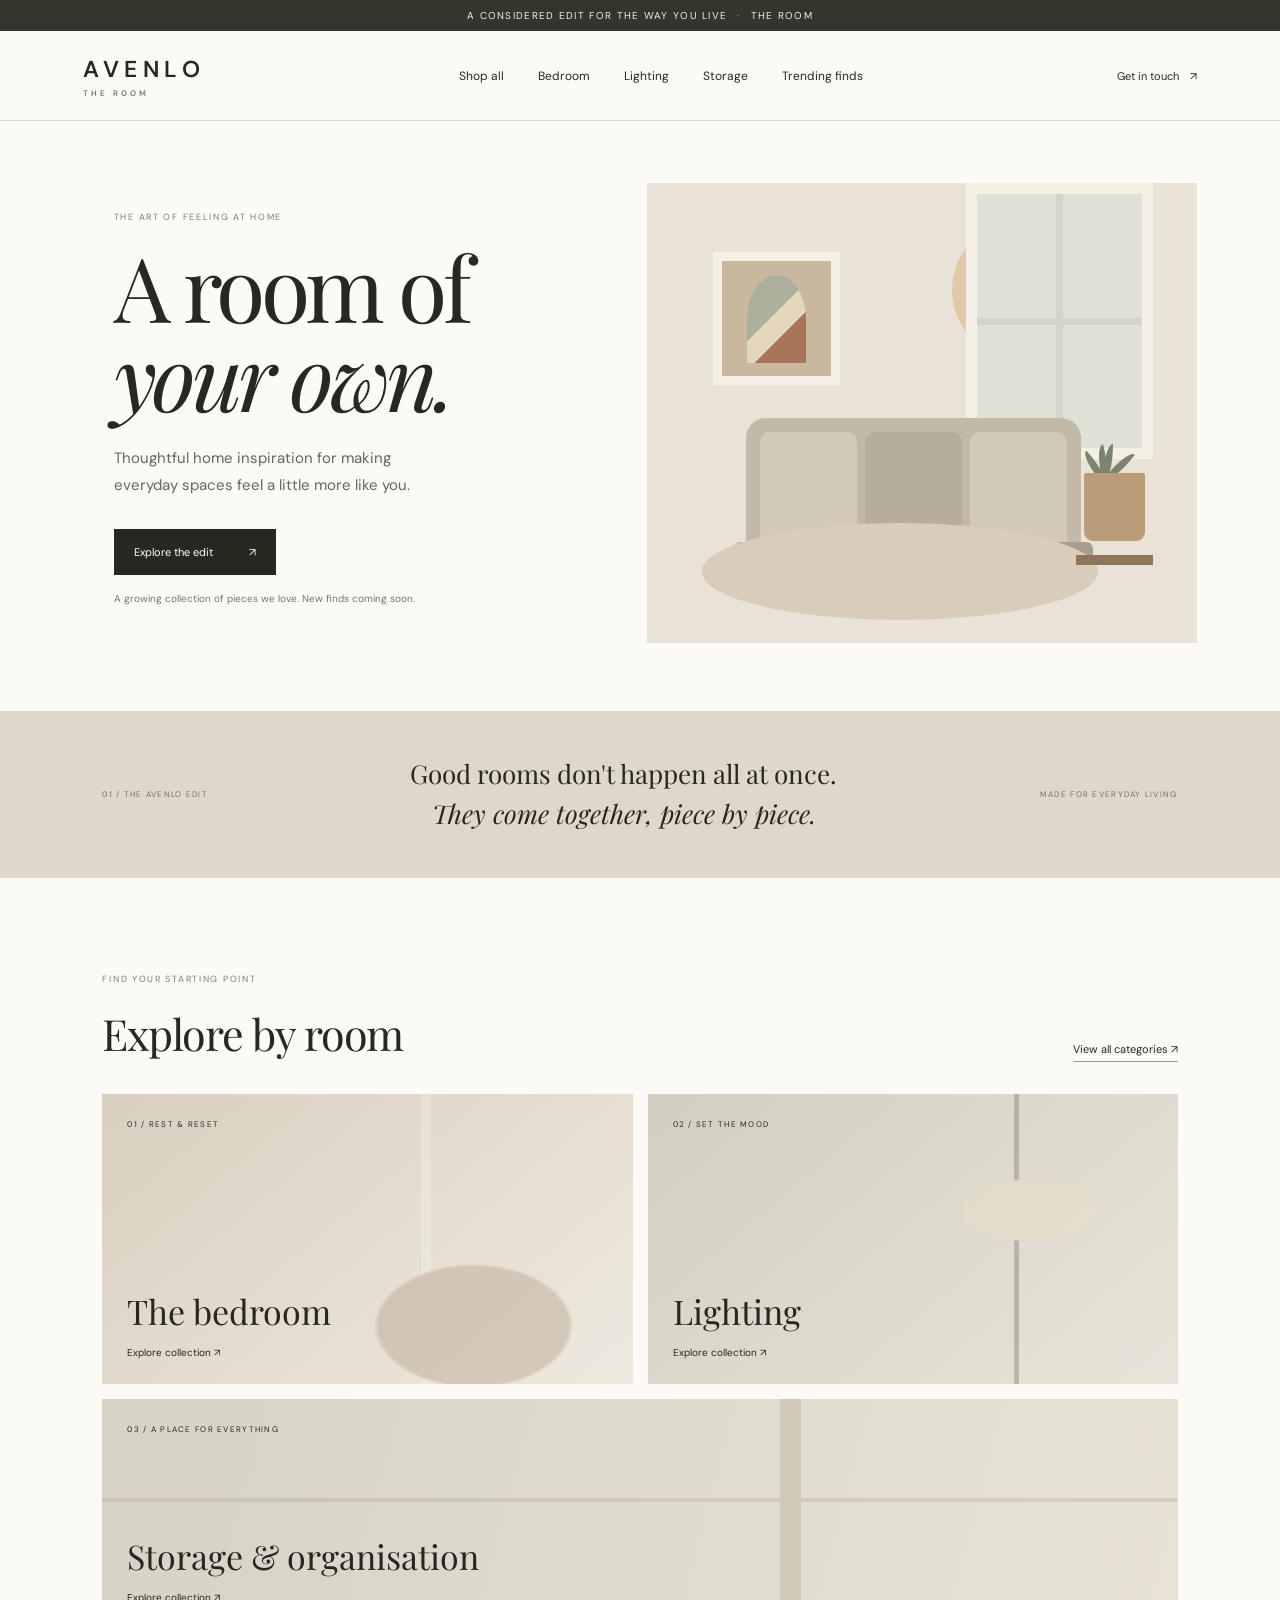
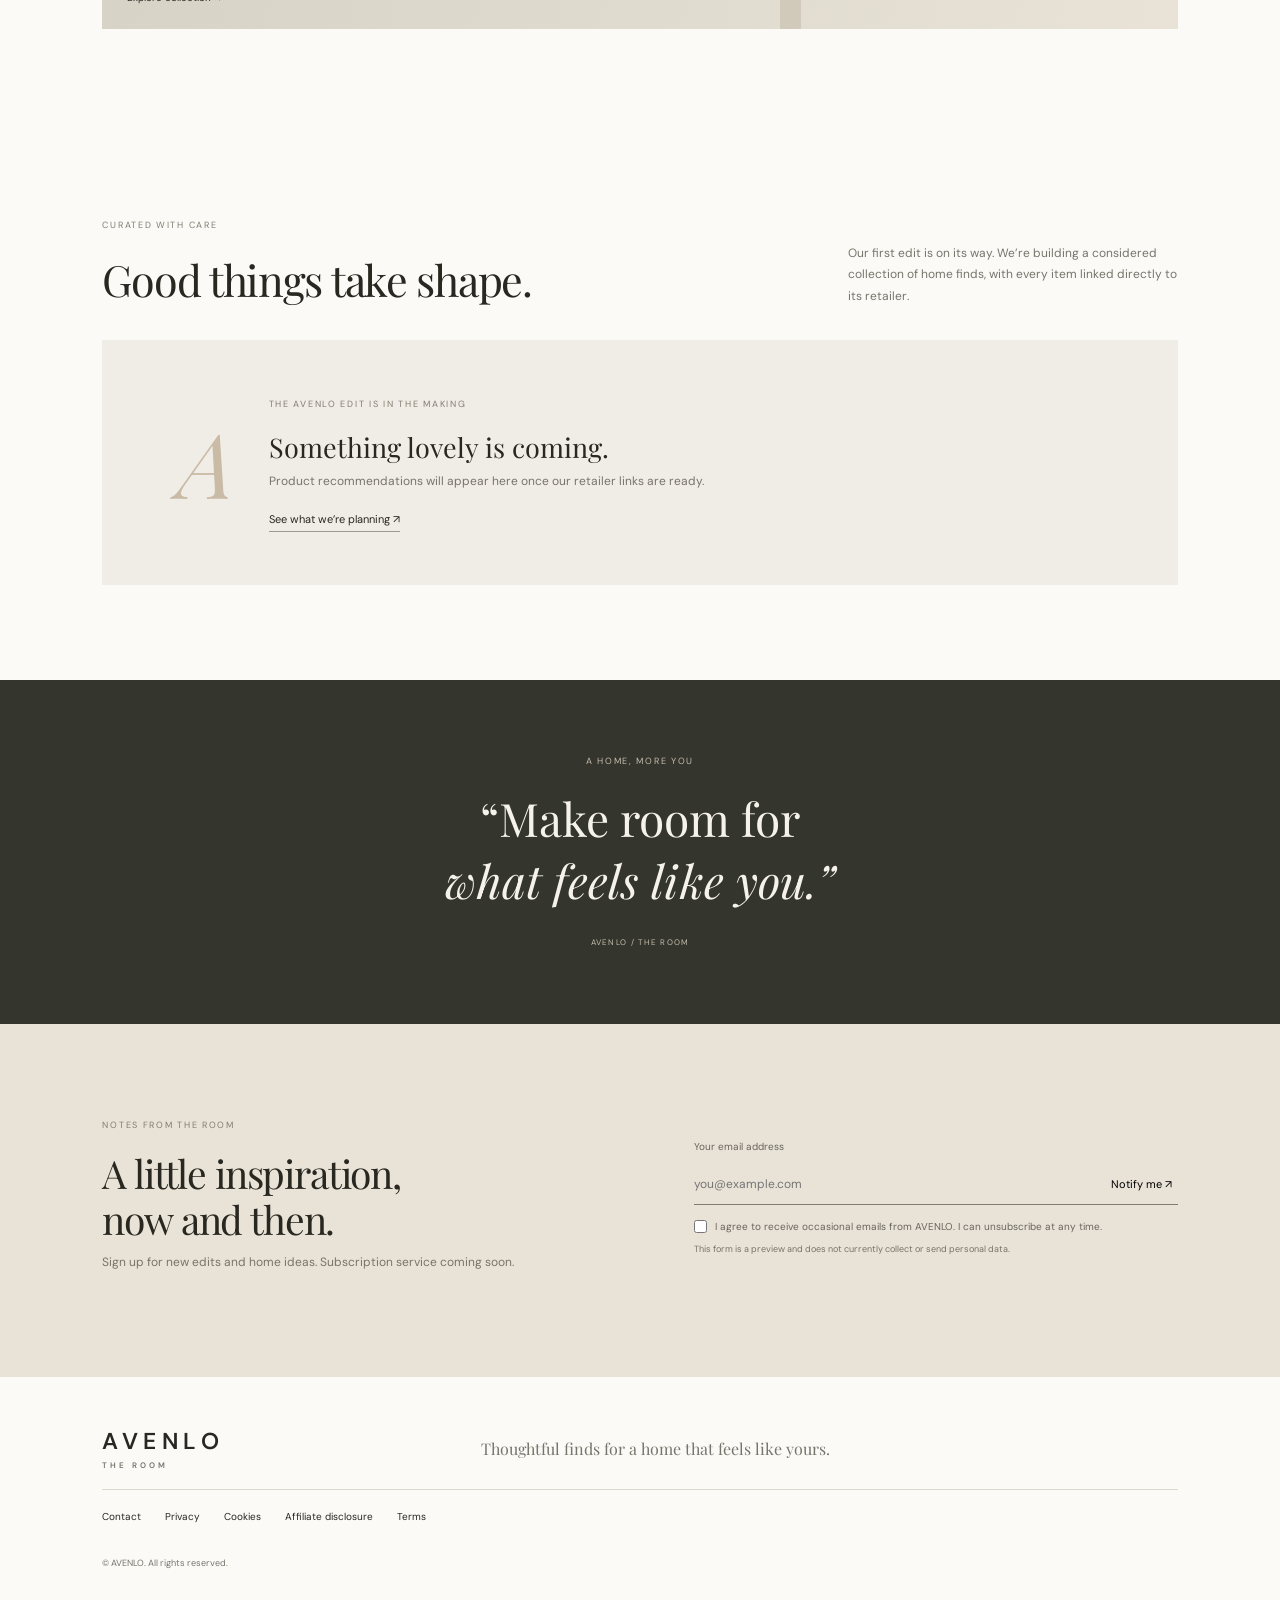
<file: index.html>
﻿<!doctype html>
<html lang="en-GB">
<head>
  <meta charset="utf-8"><meta name="viewport" content="width=device-width, initial-scale=1">
  <meta name="theme-color" content="#f5f2ec"><meta name="description" content="AVENLO &mdash; The Room. Discover thoughtful home inspiration, considered finds and ideas for every room.">
  <title>AVENLO &mdash; The Room</title><link rel="stylesheet" href="styles.css">
</head>
<body>
<div class="announcement">A considered edit for the way you live <span>&middot;</span> THE ROOM</div>
<header class="site-header"><a class="wordmark" href="index.html" aria-label="Avenlo home">AVENLO<span>THE ROOM</span></a><button class="menu-toggle" aria-expanded="false" aria-label="Open navigation">&#9776;</button><nav class="main-nav" aria-label="Main navigation"><a href="shop.html">Shop all</a><a href="bedroom.html">Bedroom</a><a href="lighting.html">Lighting</a><a href="storage.html">Storage</a><a href="trending.html">Trending finds</a></nav><a class="header-link" href="contact.html">Get in touch <span>&#8599;</span></a></header>
<main>
<section class="hero"><div class="hero-copy"><p class="eyebrow">THE ART OF FEELING AT HOME</p><h1>A room of<br><em>your own.</em></h1><p class="hero-intro">Thoughtful home inspiration for making everyday spaces feel a little more like you.</p><a class="button dark" href="shop.html">Explore the edit <span>&#8599;</span></a><p class="hero-note">A growing collection of pieces we love. New finds coming soon.</p></div><div class="hero-art" role="img" aria-label="Warm, sunlit neutral living room illustration"><div class="sun"></div><div class="wall-art"><span></span></div><div class="window"><i></i><i></i><i></i><i></i></div><div class="plant"><b></b><b></b><b></b><b></b><span></span></div><div class="sofa"><div></div><div></div><div></div></div><div class="side-table"><i></i><b></b></div><div class="rug"></div></div></section>
<section class="intro-band"><span>01 / THE AVENLO EDIT</span><p>Good rooms don't happen all at once.<br><em>They come together, piece by piece.</em></p><span>MADE FOR EVERYDAY LIVING</span></section>
<section class="section collection-section"><div class="section-heading"><div><p class="eyebrow">FIND YOUR STARTING POINT</p><h2>Explore by room</h2></div><a class="text-link" href="shop.html">View all categories &#8599;</a></div><div class="collections"><a class="collection bedroom" href="bedroom.html"><span>01 / REST & RESET</span><h3>The bedroom</h3><b>Explore collection &#8599;</b></a><a class="collection light" href="lighting.html"><span>02 / SET THE MOOD</span><h3>Lighting</h3><b>Explore collection &#8599;</b></a><a class="collection storage" href="storage.html"><span>03 / A PLACE FOR EVERYTHING</span><h3>Storage & organisation</h3><b>Explore collection &#8599;</b></a></div></section>
<section class="section edit-section"><div class="section-heading"><div><p class="eyebrow">CURATED WITH CARE</p><h2>Good things take shape.</h2></div><p class="heading-note">Our first edit is on its way. We&#8217;re building a considered collection of home finds, with every item linked directly to its retailer.</p></div><div class="empty-edit"><div class="empty-mark">A</div><div><p class="eyebrow">THE AVENLO EDIT IS IN THE MAKING</p><h3>Something lovely is coming.</h3><p>Product recommendations will appear here once our retailer links are ready.</p><a class="text-link" href="trending.html">See what we&#8217;re planning &#8599;</a></div></div></section>
<section class="quote-band"><p class="eyebrow">A HOME, MORE YOU</p><blockquote>&ldquo;Make room for<br><em>what feels like you.&rdquo;</em></blockquote><span>AVENLO / THE ROOM</span></section>
<section class="section newsletter"><div><p class="eyebrow">NOTES FROM THE ROOM</p><h2>A little inspiration,<br>now and then.</h2><p>Sign up for new edits and home ideas. Subscription service coming soon.</p></div><form class="newsletter-form" id="newsletter"><label for="email">Your email address</label><div><input id="email" type="email" required placeholder="you@example.com"><button type="submit">Notify me &#8599;</button></div><label class="consent"><input type="checkbox" required> I agree to receive occasional emails from AVENLO. I can unsubscribe at any time.</label><p class="form-note" aria-live="polite">This form is a preview and does not currently collect or send personal data.</p></form></section>
</main><footer class="footer"><a class="wordmark" href="index.html">AVENLO<span>THE ROOM</span></a><p>Thoughtful finds for a home that feels like yours.</p><div class="footer-links"><a href="contact.html">Contact</a><a href="privacy.html">Privacy</a><a href="cookies.html">Cookies</a><a href="affiliate-disclosure.html">Affiliate disclosure</a><a href="terms.html">Terms</a></div><small>&copy; <span id="year"></span> AVENLO. All rights reserved.</small></footer><script src="app.js"></script>
</body></html>
</file>
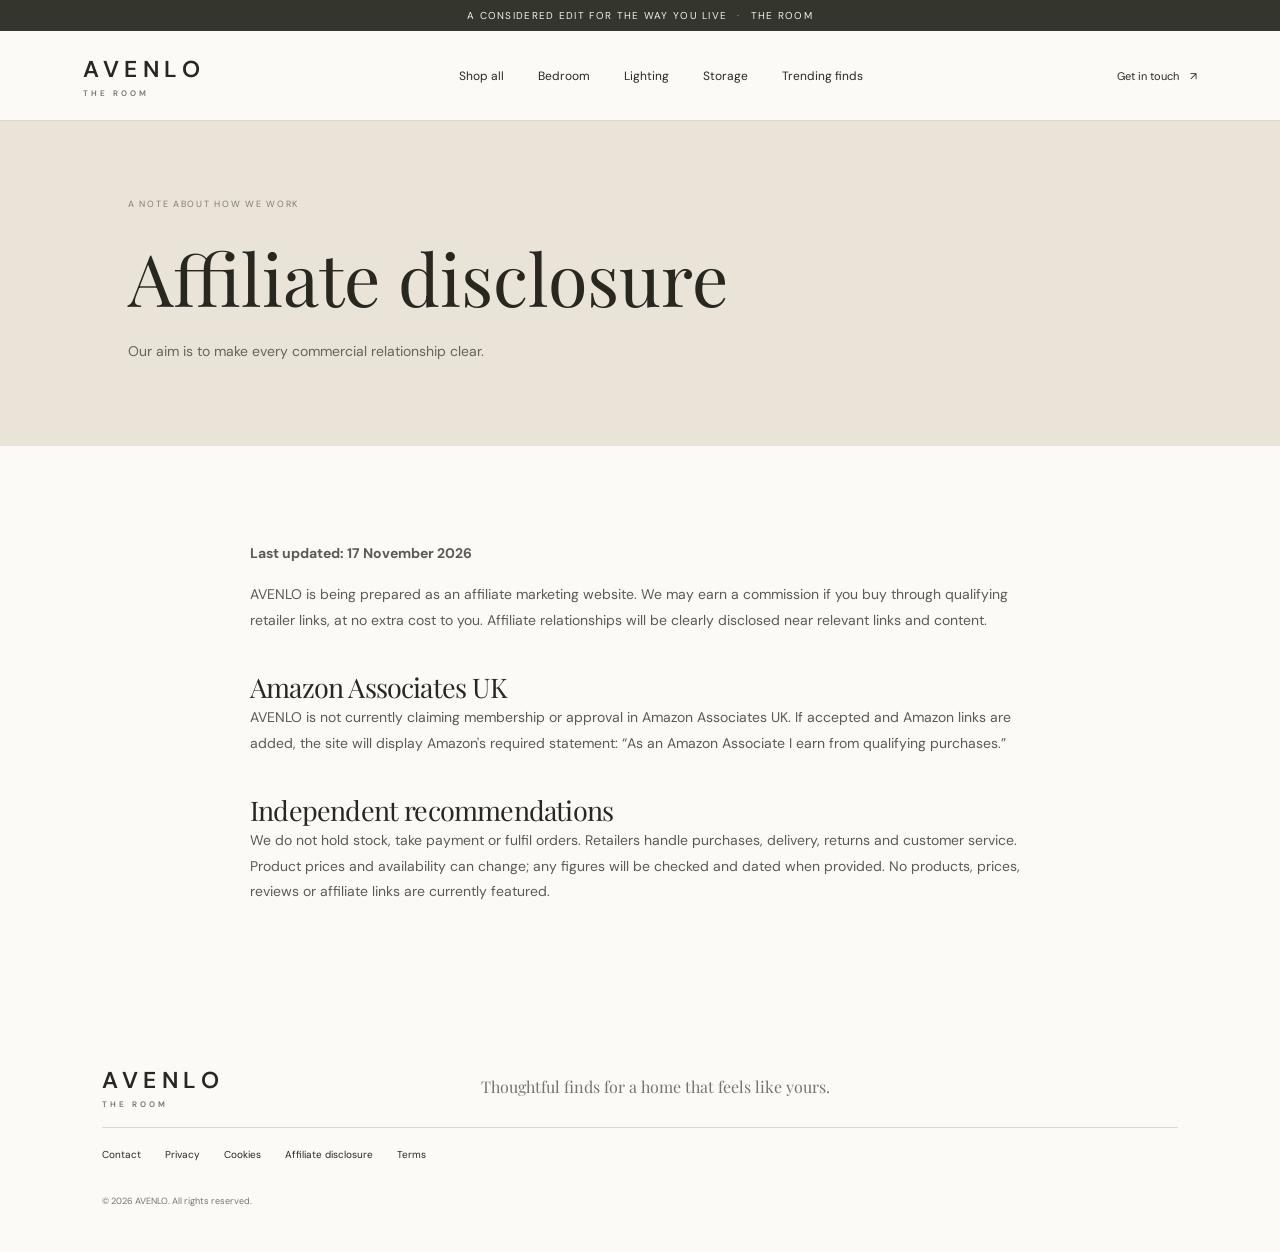
<file: affiliate-disclosure.html>
﻿<!doctype html><html lang="en-GB"><head><meta charset="utf-8"><meta name="viewport" content="width=device-width, initial-scale=1"><meta name="description" content="Our aim is to make every commercial relationship clear."><title>Affiliate disclosure &mdash; AVENLO</title><link rel="stylesheet" href="styles.css"></head><body><div class="announcement">A considered edit for the way you live <span>&#183;</span> THE ROOM</div><header class="site-header"><a class="wordmark" href="index.html">AVENLO<span>THE ROOM</span></a><button class="menu-toggle" aria-expanded="false" aria-label="Open navigation">&#9776;</button><nav class="main-nav" aria-label="Main navigation"><a href="shop.html">Shop all</a><a href="bedroom.html">Bedroom</a><a href="lighting.html">Lighting</a><a href="storage.html">Storage</a><a href="trending.html">Trending finds</a></nav><a class="header-link" href="contact.html">Get in touch <span>&#8599;</span></a></header><section class="page-hero"><p class="eyebrow">A NOTE ABOUT HOW WE WORK</p><h1>Affiliate disclosure</h1><p>Our aim is to make every commercial relationship clear.</p></section><section class="section"><article class="prose"><p><strong>Last updated: 17 November 2026</strong></p><p>AVENLO is being prepared as an affiliate marketing website. We may earn a commission if you buy through qualifying retailer links, at no extra cost to you. Affiliate relationships will be clearly disclosed near relevant links and content.</p><h2>Amazon Associates UK</h2><p>AVENLO is not currently claiming membership or approval in Amazon Associates UK. If accepted and Amazon links are added, the site will display Amazon&#8217;s required statement: &ldquo;As an Amazon Associate I earn from qualifying purchases.&rdquo;</p><h2>Independent recommendations</h2><p>We do not hold stock, take payment or fulfil orders. Retailers handle purchases, delivery, returns and customer service. Product prices and availability can change; any figures will be checked and dated when provided. No products, prices, reviews or affiliate links are currently featured.</p></article></section><footer class="footer"><a class="wordmark" href="index.html">AVENLO<span>THE ROOM</span></a><p>Thoughtful finds for a home that feels like yours.</p><div class="footer-links"><a href="contact.html">Contact</a><a href="privacy.html">Privacy</a><a href="cookies.html">Cookies</a><a href="affiliate-disclosure.html">Affiliate disclosure</a><a href="terms.html">Terms</a></div><small>&#169; 2026 AVENLO. All rights reserved.</small></footer><script src="app.js"></script></body></html>
</file>
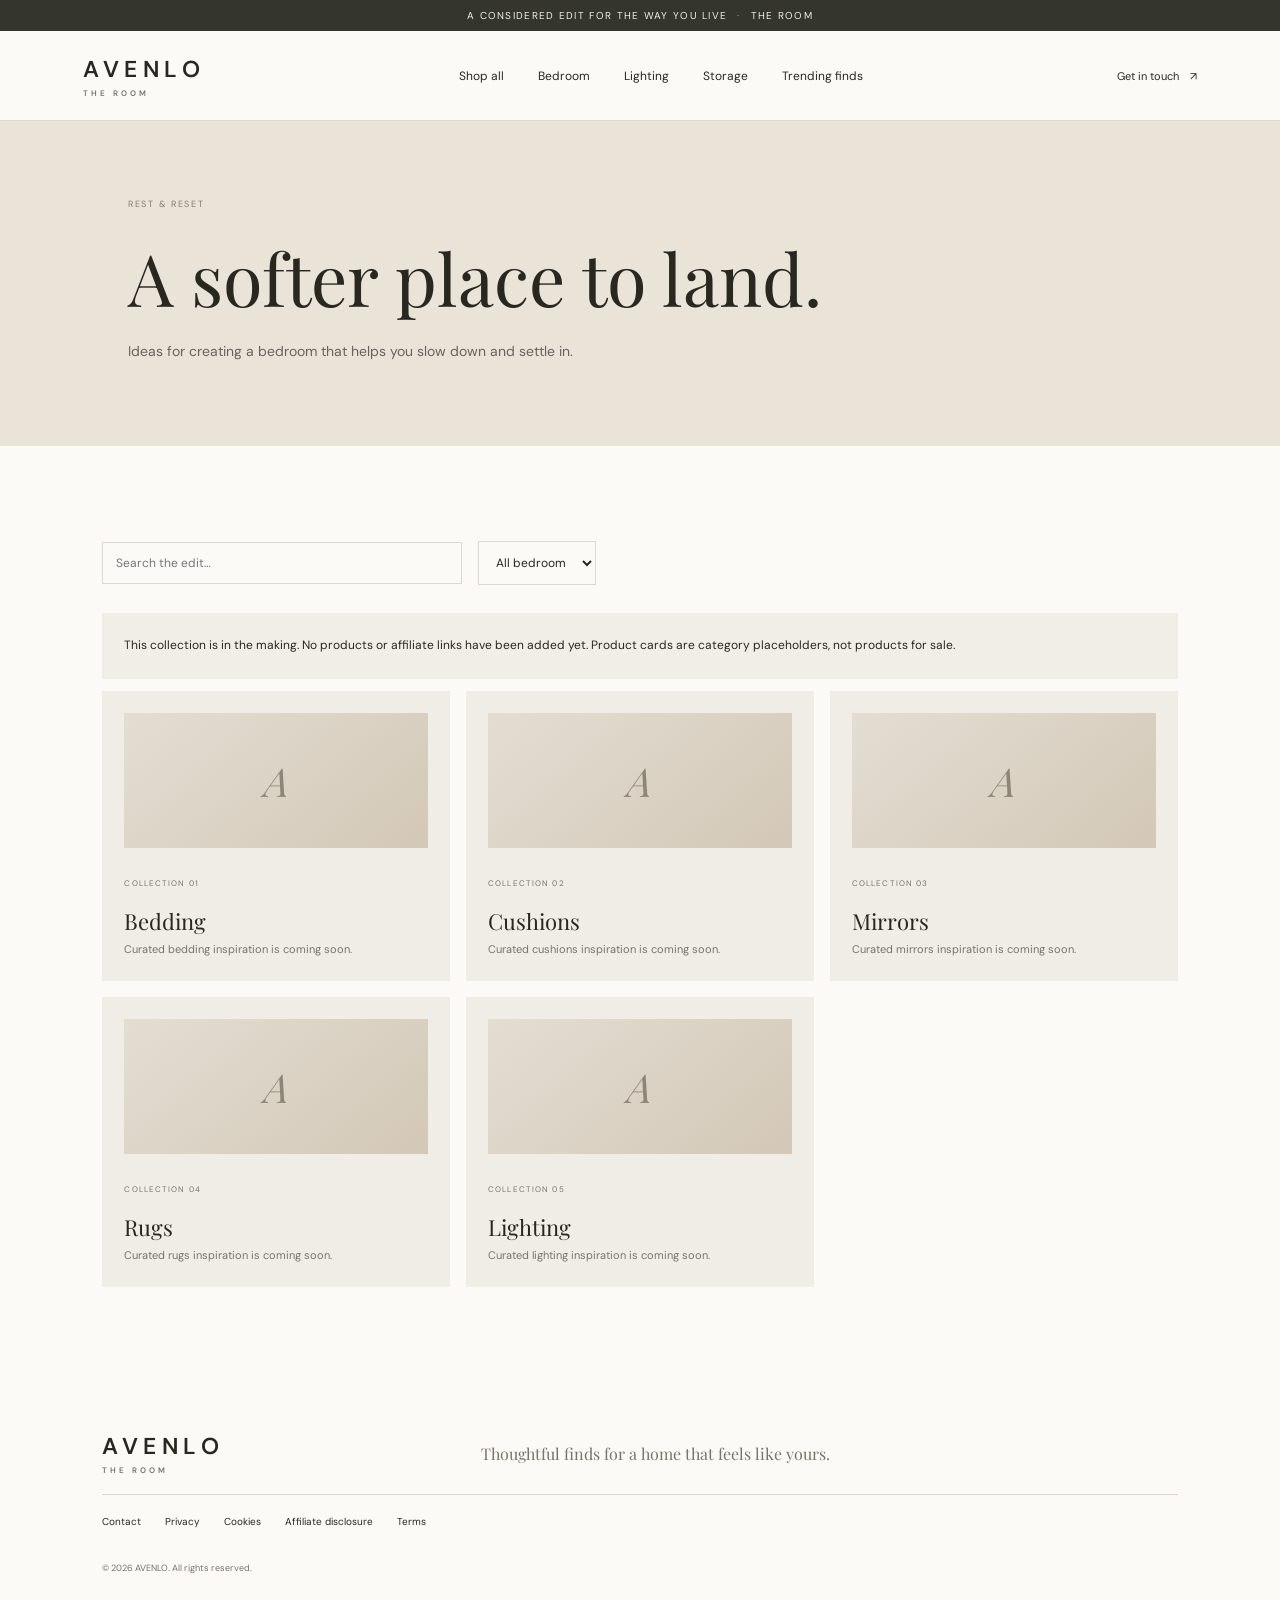
<file: bedroom.html>
﻿<!doctype html><html lang="en-GB"><head><meta charset="utf-8"><meta name="viewport" content="width=device-width, initial-scale=1"><meta name="description" content="Ideas for creating a bedroom that helps you slow down and settle in."><title>REST & RESET &mdash; AVENLO</title><link rel="stylesheet" href="styles.css"></head><body><div class="announcement">A considered edit for the way you live <span>&#183;</span> THE ROOM</div><header class="site-header"><a class="wordmark" href="index.html">AVENLO<span>THE ROOM</span></a><button class="menu-toggle" aria-expanded="false" aria-label="Open navigation">&#9776;</button><nav class="main-nav" aria-label="Main navigation"><a href="shop.html">Shop all</a><a href="bedroom.html">Bedroom</a><a href="lighting.html">Lighting</a><a href="storage.html">Storage</a><a href="trending.html">Trending finds</a></nav><a class="header-link" href="contact.html">Get in touch <span>&#8599;</span></a></header><section class="page-hero"><p class="eyebrow">REST & RESET</p><h1>A softer place to land.</h1><p>Ideas for creating a bedroom that helps you slow down and settle in.</p></section><section class="section"><div class="catalog-tools"><label class="sr-only" for="search">Search categories</label><input id="search" type="search" placeholder="Search the edit&#8230;"><label class="sr-only" for="filter">Filter by category</label><select id="filter"><option value="all">All categories</option><option value="bedding">Bedding</option><option value="cushions">Cushions</option><option value="mirrors">Mirrors</option><option value="rugs">Rugs</option><option value="lighting">Lighting</option></select></div><p class="notice">This collection is in the making. No products or affiliate links have been added yet. These are category placeholders, not products for sale.</p><div class="placeholder-grid"><article class="placeholder-card" data-category="bedding"><div class="shape" aria-hidden="true">A</div><div><span>AVENLO COLLECTION</span><h3>Bedding</h3><p>Curated bedding inspiration is coming soon.</p></div></article><article class="placeholder-card" data-category="cushions"><div class="shape" aria-hidden="true">A</div><div><span>AVENLO COLLECTION</span><h3>Cushions</h3><p>Curated cushions inspiration is coming soon.</p></div></article><article class="placeholder-card" data-category="mirrors"><div class="shape" aria-hidden="true">A</div><div><span>AVENLO COLLECTION</span><h3>Mirrors</h3><p>Curated mirrors inspiration is coming soon.</p></div></article><article class="placeholder-card" data-category="rugs"><div class="shape" aria-hidden="true">A</div><div><span>AVENLO COLLECTION</span><h3>Rugs</h3><p>Curated rugs inspiration is coming soon.</p></div></article><article class="placeholder-card" data-category="lighting"><div class="shape" aria-hidden="true">A</div><div><span>AVENLO COLLECTION</span><h3>Lighting</h3><p>Curated lighting inspiration is coming soon.</p></div></article></div><p id="empty" class="notice" hidden>No categories match your search.</p></section><footer class="footer"><a class="wordmark" href="index.html">AVENLO<span>THE ROOM</span></a><p>Thoughtful finds for a home that feels like yours.</p><div class="footer-links"><a href="contact.html">Contact</a><a href="privacy.html">Privacy</a><a href="cookies.html">Cookies</a><a href="affiliate-disclosure.html">Affiliate disclosure</a><a href="terms.html">Terms</a></div><small>&#169; 2026 AVENLO. All rights reserved.</small></footer><script src="app.js"></script></body></html>
</file>
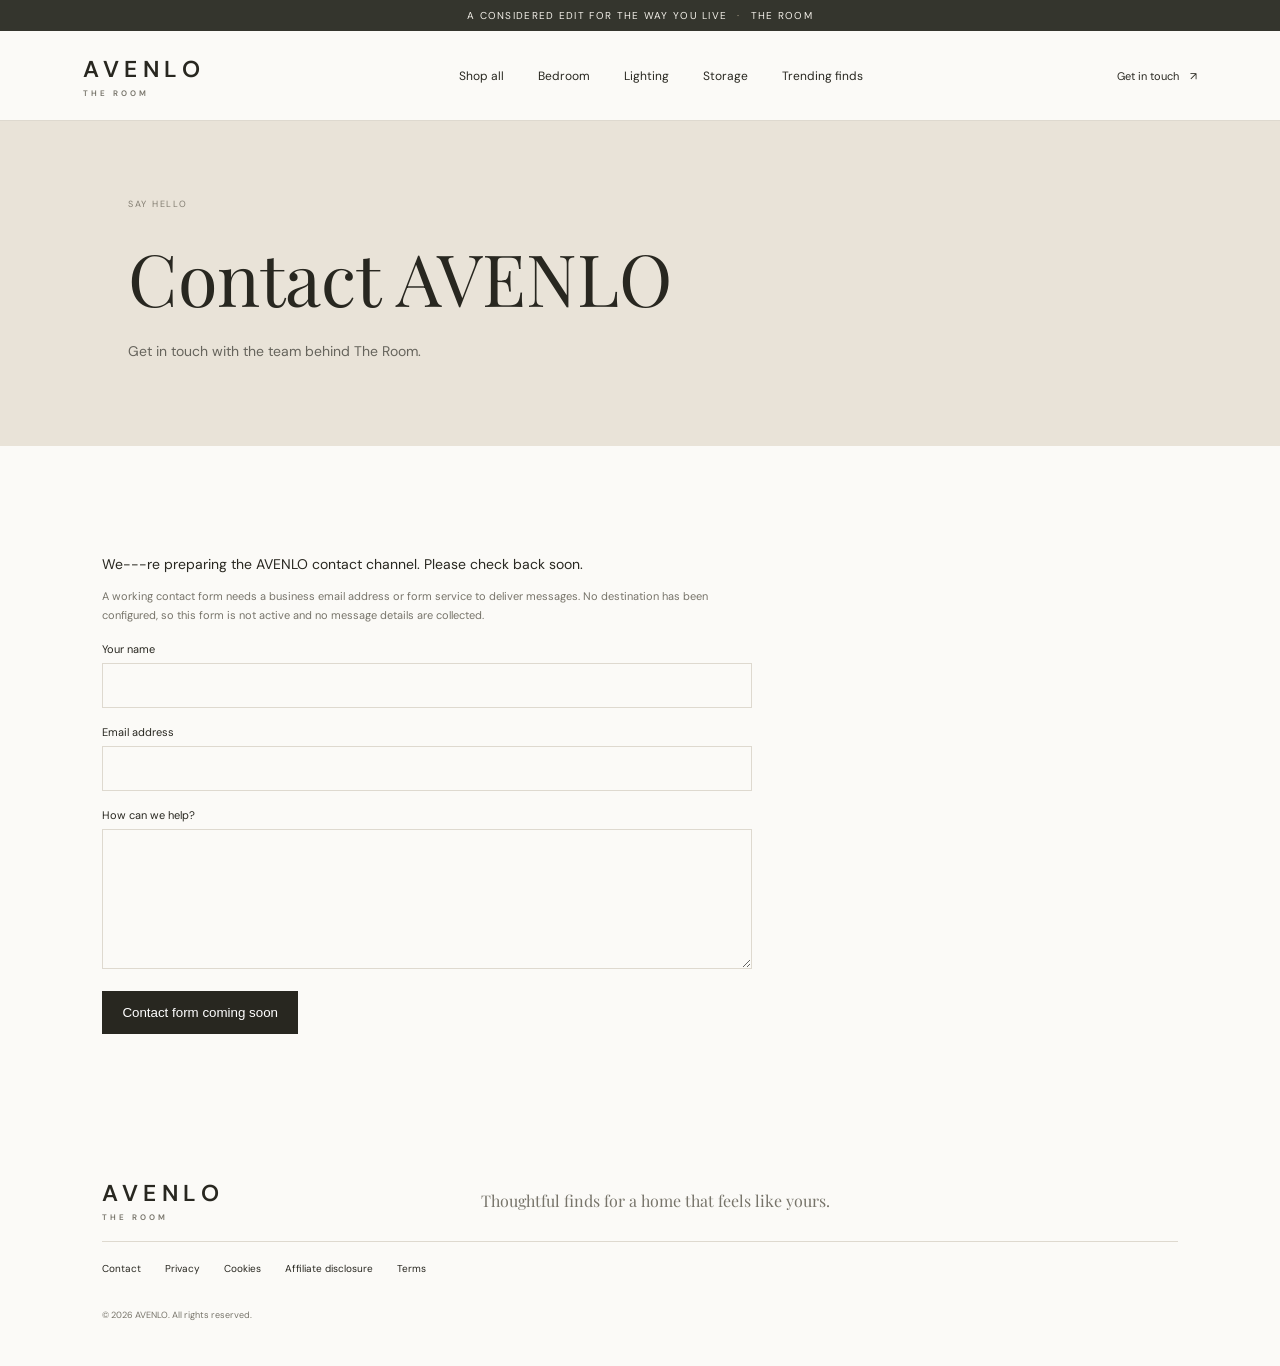
<file: contact.html>
﻿<!doctype html><html lang="en-GB"><head><meta charset="utf-8"><meta name="viewport" content="width=device-width, initial-scale=1"><meta name="description" content="Contact information for AVENLO, a home inspiration website."><title>Contact AVENLO &mdash; The Room</title><link rel="stylesheet" href="styles.css"></head><body><div class="announcement">A considered edit for the way you live <span>&#183;</span> THE ROOM</div><header class="site-header"><a class="wordmark" href="index.html">AVENLO<span>THE ROOM</span></a><button class="menu-toggle" aria-expanded="false" aria-label="Open navigation">&#9776;</button><nav class="main-nav" aria-label="Main navigation"><a href="shop.html">Shop all</a><a href="bedroom.html">Bedroom</a><a href="lighting.html">Lighting</a><a href="storage.html">Storage</a><a href="trending.html">Trending finds</a></nav><a class="header-link" href="contact.html">Get in touch <span>&#8599;</span></a></header><section class="page-hero"><p class="eyebrow">SAY HELLO</p><h1>Contact AVENLO</h1><p>Get in touch with the team behind The Room.</p></section><section class="section"><div class="contact-box"><p>We---re preparing the AVENLO contact channel. Please check back soon.</p><p class="contact-hint">A working contact form needs a business email address or form service to deliver messages. No destination has been configured, so this form is not active and no message details are collected.</p><form><label>Your name</label><input disabled><label>Email address</label><input type="email" disabled><label>How can we help?</label><textarea disabled></textarea><button type="button" disabled>Contact form coming soon</button></form></div></section><footer class="footer"><a class="wordmark" href="index.html">AVENLO<span>THE ROOM</span></a><p>Thoughtful finds for a home that feels like yours.</p><div class="footer-links"><a href="contact.html">Contact</a><a href="privacy.html">Privacy</a><a href="cookies.html">Cookies</a><a href="affiliate-disclosure.html">Affiliate disclosure</a><a href="terms.html">Terms</a></div><small>&#169; 2026 AVENLO. All rights reserved.</small></footer><script src="app.js"></script></body></html>
</file>
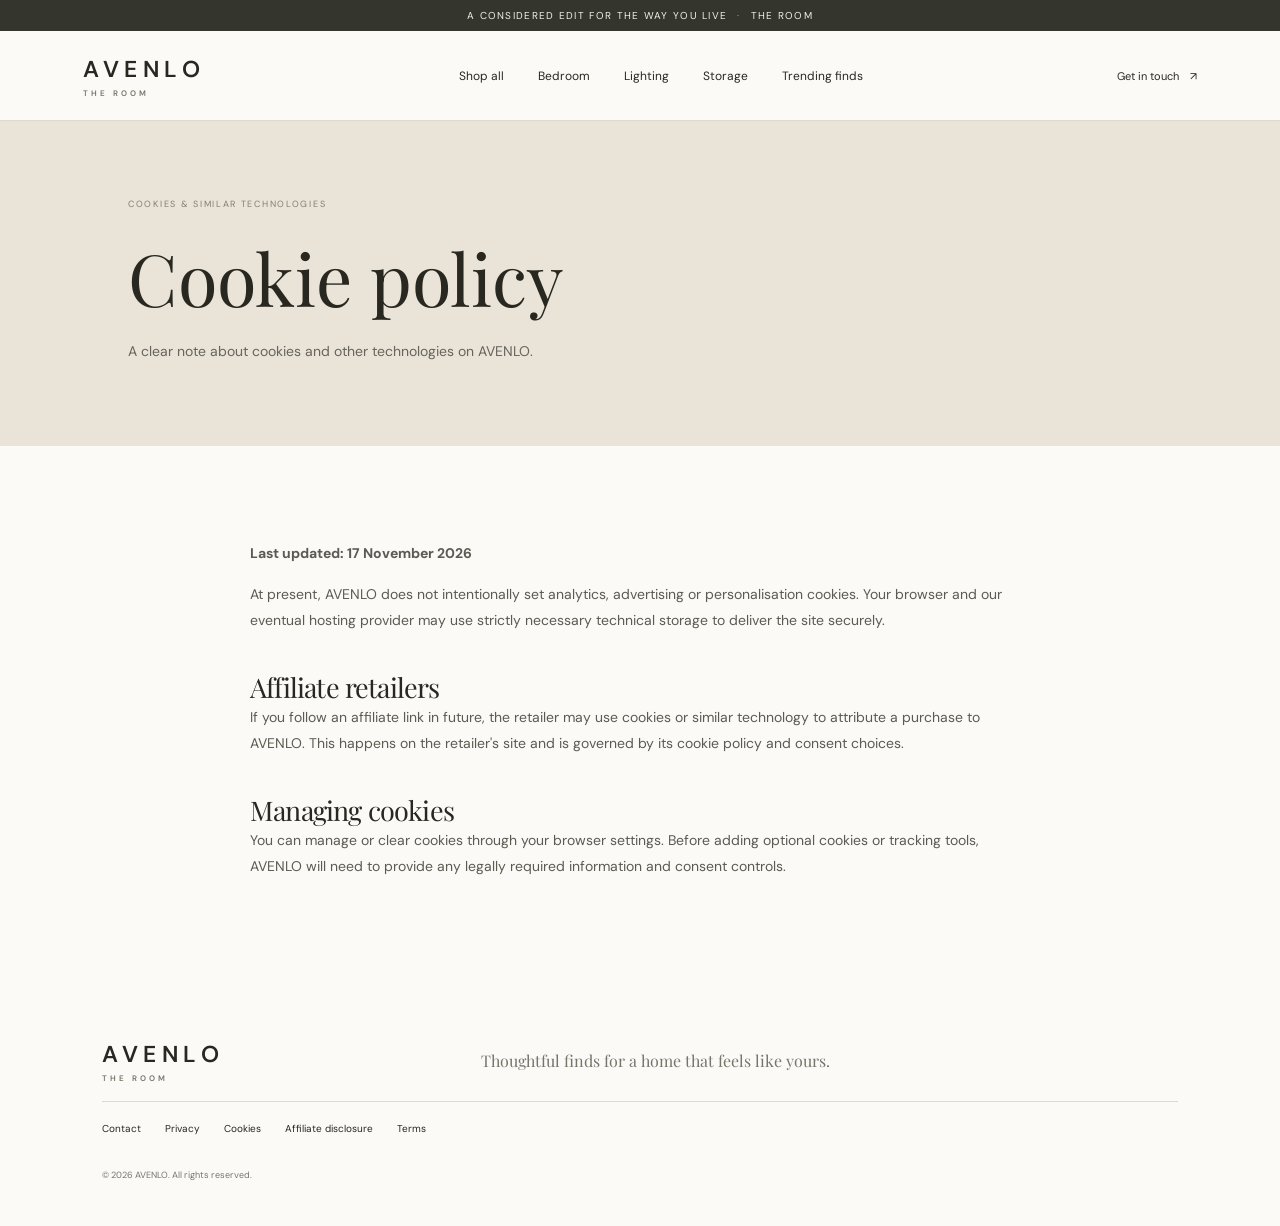
<file: cookies.html>
﻿<!doctype html><html lang="en-GB"><head><meta charset="utf-8"><meta name="viewport" content="width=device-width, initial-scale=1"><meta name="description" content="A clear note about cookies and other technologies on AVENLO."><title>Cookie policy &mdash; AVENLO</title><link rel="stylesheet" href="styles.css"></head><body><div class="announcement">A considered edit for the way you live <span>&#183;</span> THE ROOM</div><header class="site-header"><a class="wordmark" href="index.html">AVENLO<span>THE ROOM</span></a><button class="menu-toggle" aria-expanded="false" aria-label="Open navigation">&#9776;</button><nav class="main-nav" aria-label="Main navigation"><a href="shop.html">Shop all</a><a href="bedroom.html">Bedroom</a><a href="lighting.html">Lighting</a><a href="storage.html">Storage</a><a href="trending.html">Trending finds</a></nav><a class="header-link" href="contact.html">Get in touch <span>&#8599;</span></a></header><section class="page-hero"><p class="eyebrow">COOKIES & SIMILAR TECHNOLOGIES</p><h1>Cookie policy</h1><p>A clear note about cookies and other technologies on AVENLO.</p></section><section class="section"><article class="prose"><p><strong>Last updated: 17 November 2026</strong></p><p>At present, AVENLO does not intentionally set analytics, advertising or personalisation cookies. Your browser and our eventual hosting provider may use strictly necessary technical storage to deliver the site securely.</p><h2>Affiliate retailers</h2><p>If you follow an affiliate link in future, the retailer may use cookies or similar technology to attribute a purchase to AVENLO. This happens on the retailer&rsquo;s site and is governed by its cookie policy and consent choices.</p><h2>Managing cookies</h2><p>You can manage or clear cookies through your browser settings. Before adding optional cookies or tracking tools, AVENLO will need to provide any legally required information and consent controls.</p></article></section><footer class="footer"><a class="wordmark" href="index.html">AVENLO<span>THE ROOM</span></a><p>Thoughtful finds for a home that feels like yours.</p><div class="footer-links"><a href="contact.html">Contact</a><a href="privacy.html">Privacy</a><a href="cookies.html">Cookies</a><a href="affiliate-disclosure.html">Affiliate disclosure</a><a href="terms.html">Terms</a></div><small>&#169; 2026 AVENLO. All rights reserved.</small></footer><script src="app.js"></script></body></html>
</file>
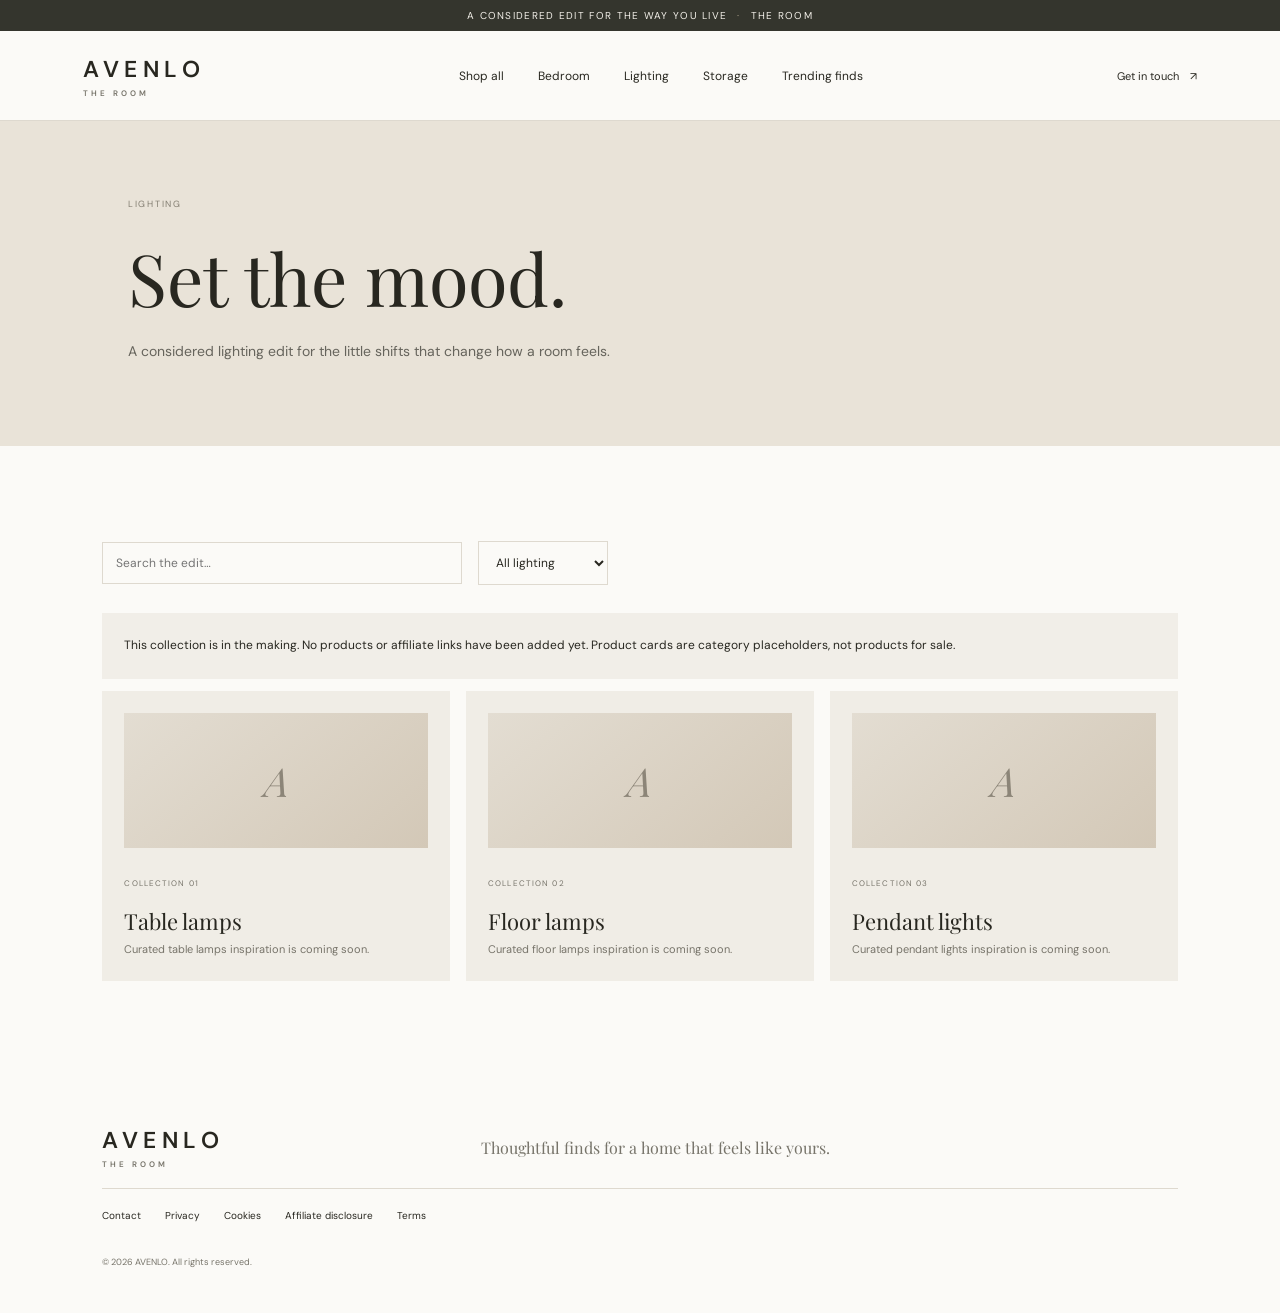
<file: lighting.html>
﻿<!doctype html><html lang="en-GB"><head><meta charset="utf-8"><meta name="viewport" content="width=device-width, initial-scale=1"><meta name="description" content="A considered lighting edit for the little shifts that change how a room feels."><title>LIGHTING &mdash; AVENLO</title><link rel="stylesheet" href="styles.css"></head><body><div class="announcement">A considered edit for the way you live <span>&#183;</span> THE ROOM</div><header class="site-header"><a class="wordmark" href="index.html">AVENLO<span>THE ROOM</span></a><button class="menu-toggle" aria-expanded="false" aria-label="Open navigation">&#9776;</button><nav class="main-nav" aria-label="Main navigation"><a href="shop.html">Shop all</a><a href="bedroom.html">Bedroom</a><a href="lighting.html">Lighting</a><a href="storage.html">Storage</a><a href="trending.html">Trending finds</a></nav><a class="header-link" href="contact.html">Get in touch <span>&#8599;</span></a></header><section class="page-hero"><p class="eyebrow">LIGHTING</p><h1>Set the mood.</h1><p>A considered lighting edit for the little shifts that change how a room feels.</p></section><section class="section"><div class="catalog-tools"><label class="sr-only" for="search">Search categories</label><input id="search" type="search" placeholder="Search the edit&#8230;"><label class="sr-only" for="filter">Filter by category</label><select id="filter"><option value="all">All categories</option><option value="table lamps">Table lamps</option><option value="floor lamps">Floor lamps</option><option value="pendant lights">Pendant lights</option></select></div><p class="notice">This collection is in the making. No products or affiliate links have been added yet. These are category placeholders, not products for sale.</p><div class="placeholder-grid"><article class="placeholder-card" data-category="table lamps"><div class="shape" aria-hidden="true">A</div><div><span>AVENLO COLLECTION</span><h3>Table lamps</h3><p>Curated table lamps inspiration is coming soon.</p></div></article><article class="placeholder-card" data-category="floor lamps"><div class="shape" aria-hidden="true">A</div><div><span>AVENLO COLLECTION</span><h3>Floor lamps</h3><p>Curated floor lamps inspiration is coming soon.</p></div></article><article class="placeholder-card" data-category="pendant lights"><div class="shape" aria-hidden="true">A</div><div><span>AVENLO COLLECTION</span><h3>Pendant lights</h3><p>Curated pendant lights inspiration is coming soon.</p></div></article></div><p id="empty" class="notice" hidden>No categories match your search.</p></section><footer class="footer"><a class="wordmark" href="index.html">AVENLO<span>THE ROOM</span></a><p>Thoughtful finds for a home that feels like yours.</p><div class="footer-links"><a href="contact.html">Contact</a><a href="privacy.html">Privacy</a><a href="cookies.html">Cookies</a><a href="affiliate-disclosure.html">Affiliate disclosure</a><a href="terms.html">Terms</a></div><small>&#169; 2026 AVENLO. All rights reserved.</small></footer><script src="app.js"></script></body></html>
</file>
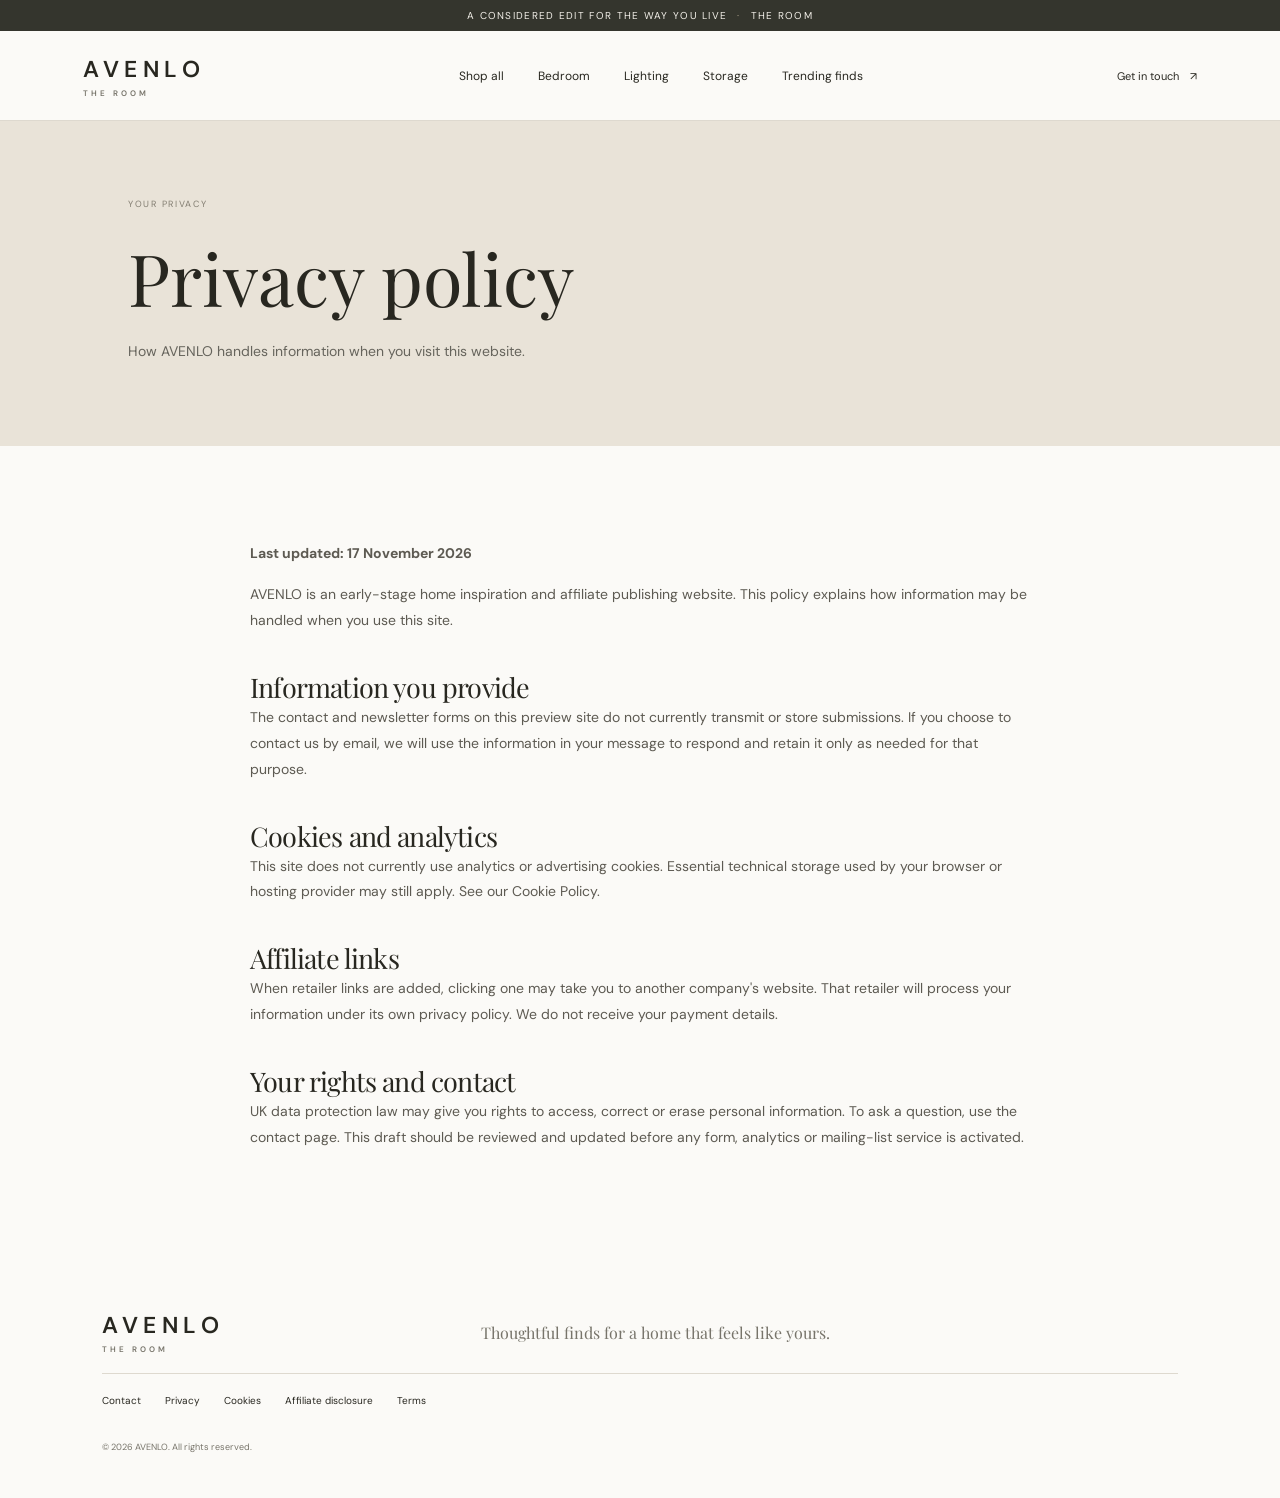
<file: privacy.html>
﻿<!doctype html><html lang="en-GB"><head><meta charset="utf-8"><meta name="viewport" content="width=device-width, initial-scale=1"><meta name="description" content="How AVENLO handles information when you visit this website."><title>Privacy policy &mdash; AVENLO</title><link rel="stylesheet" href="styles.css"></head><body><div class="announcement">A considered edit for the way you live <span>&#183;</span> THE ROOM</div><header class="site-header"><a class="wordmark" href="index.html">AVENLO<span>THE ROOM</span></a><button class="menu-toggle" aria-expanded="false" aria-label="Open navigation">&#9776;</button><nav class="main-nav" aria-label="Main navigation"><a href="shop.html">Shop all</a><a href="bedroom.html">Bedroom</a><a href="lighting.html">Lighting</a><a href="storage.html">Storage</a><a href="trending.html">Trending finds</a></nav><a class="header-link" href="contact.html">Get in touch <span>&#8599;</span></a></header><section class="page-hero"><p class="eyebrow">YOUR PRIVACY</p><h1>Privacy policy</h1><p>How AVENLO handles information when you visit this website.</p></section><section class="section"><article class="prose"><p><strong>Last updated: 17 November 2026</strong></p><p>AVENLO is an early-stage home inspiration and affiliate publishing website. This policy explains how information may be handled when you use this site.</p><h2>Information you provide</h2><p>The contact and newsletter forms on this preview site do not currently transmit or store submissions. If you choose to contact us by email, we will use the information in your message to respond and retain it only as needed for that purpose.</p><h2>Cookies and analytics</h2><p>This site does not currently use analytics or advertising cookies. Essential technical storage used by your browser or hosting provider may still apply. See our <a href="cookies.html">Cookie Policy</a>.</p><h2>Affiliate links</h2><p>When retailer links are added, clicking one may take you to another company&rsquo;s website. That retailer will process your information under its own privacy policy. We do not receive your payment details.</p><h2>Your rights and contact</h2><p>UK data protection law may give you rights to access, correct or erase personal information. To ask a question, use the <a href="contact.html">contact page</a>. This draft should be reviewed and updated before any form, analytics or mailing-list service is activated.</p></article></section><footer class="footer"><a class="wordmark" href="index.html">AVENLO<span>THE ROOM</span></a><p>Thoughtful finds for a home that feels like yours.</p><div class="footer-links"><a href="contact.html">Contact</a><a href="privacy.html">Privacy</a><a href="cookies.html">Cookies</a><a href="affiliate-disclosure.html">Affiliate disclosure</a><a href="terms.html">Terms</a></div><small>&#169; 2026 AVENLO. All rights reserved.</small></footer><script src="app.js"></script></body></html>
</file>
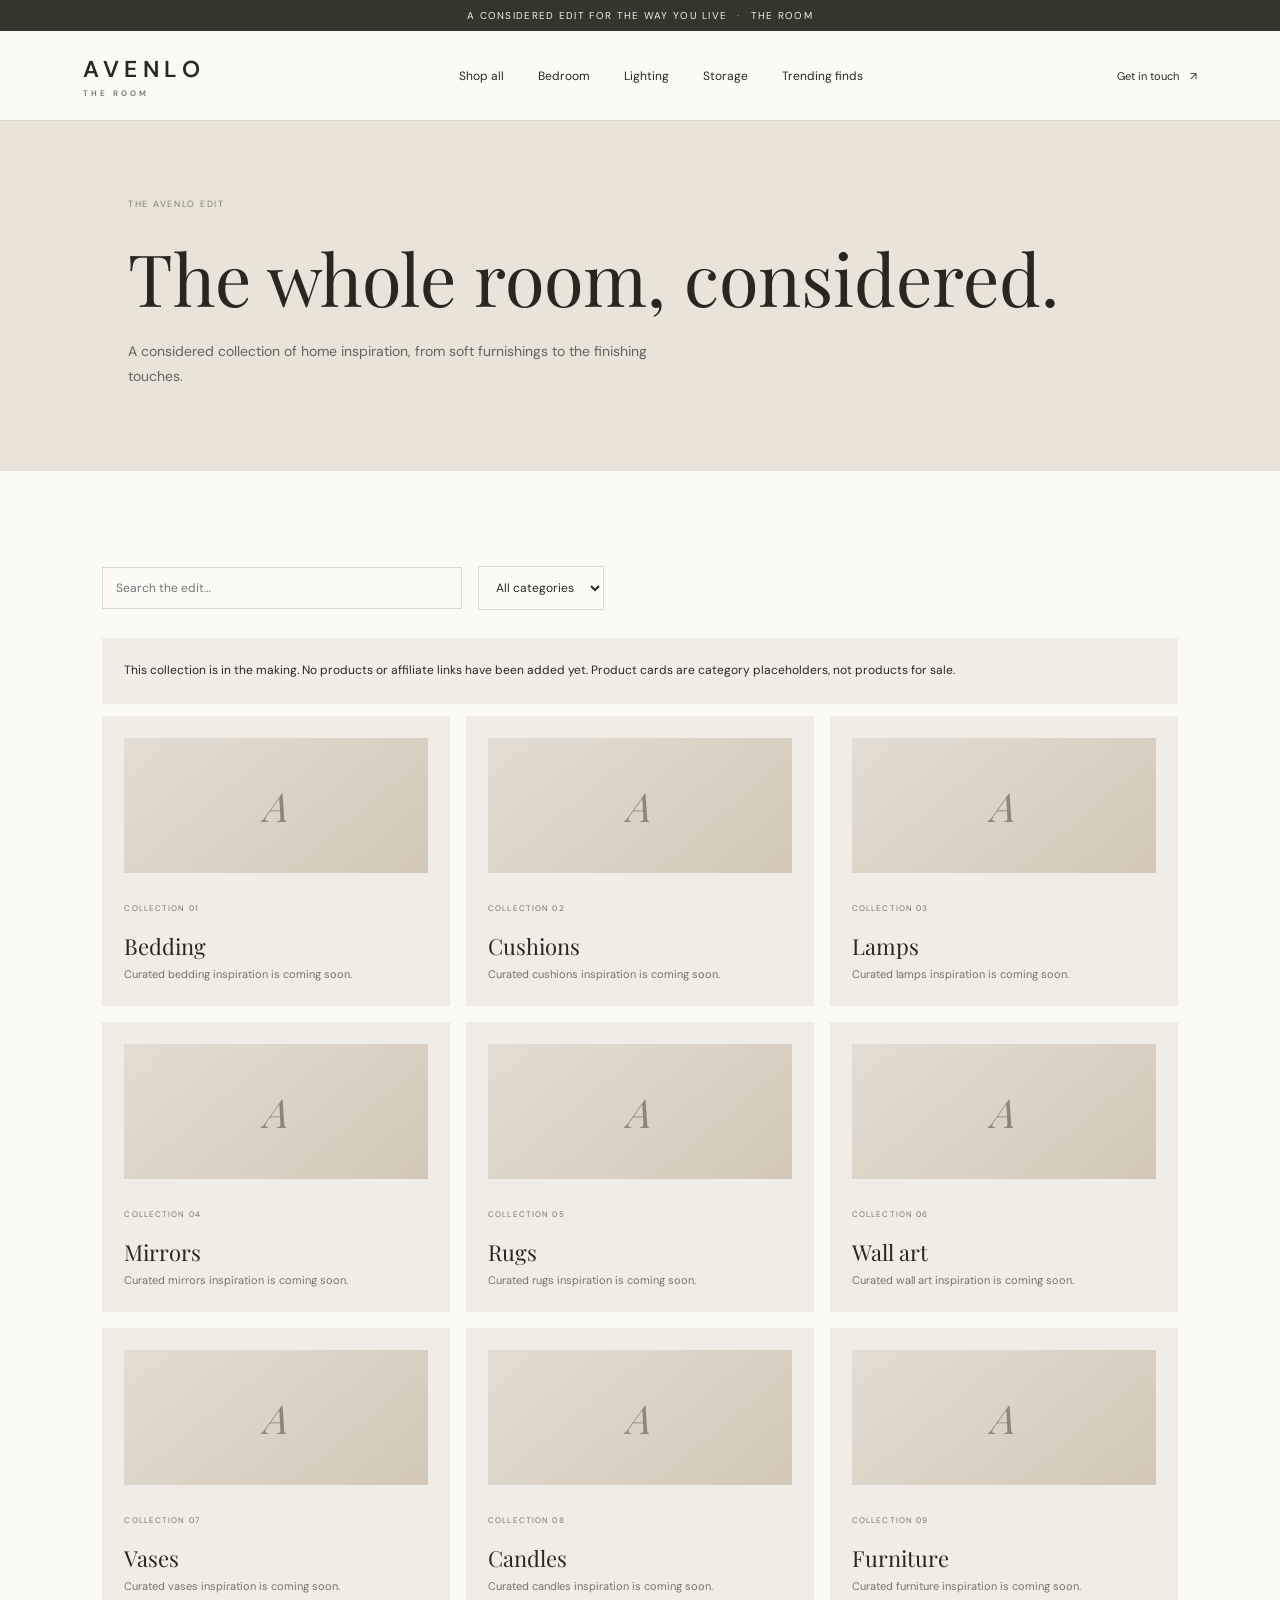
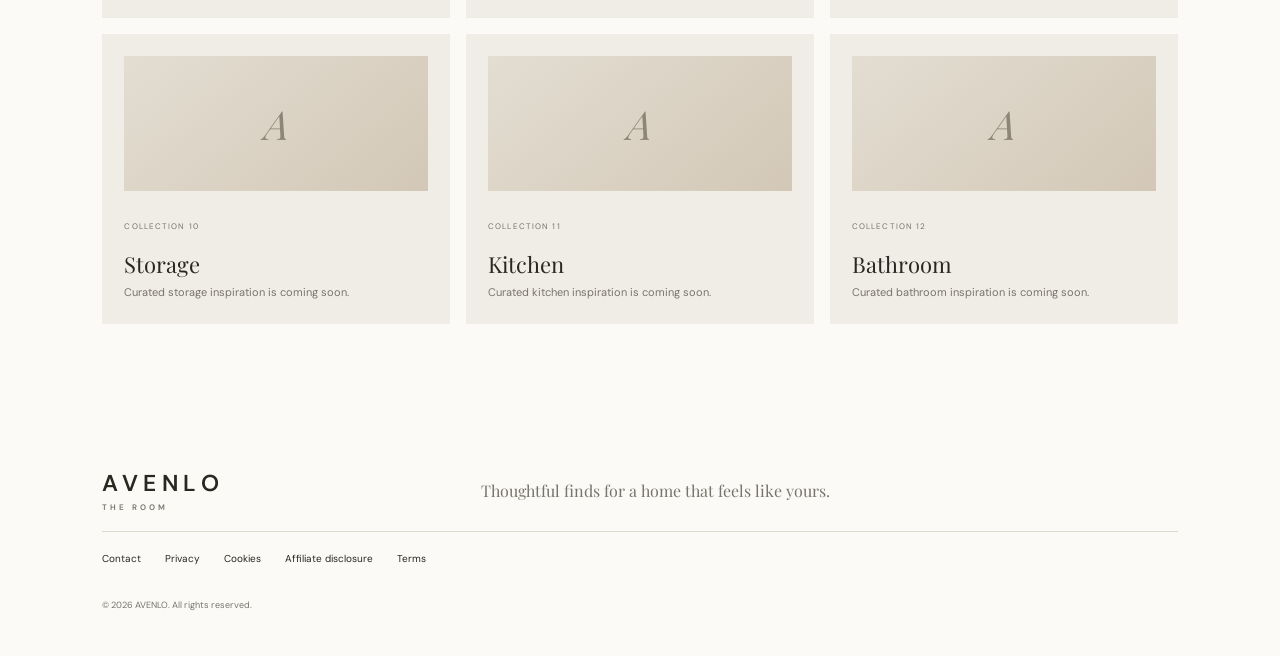
<file: shop.html>
﻿<!doctype html><html lang="en-GB"><head><meta charset="utf-8"><meta name="viewport" content="width=device-width, initial-scale=1"><meta name="description" content="A considered collection of home inspiration, from soft furnishings to the finishing touches."><title>Shop All Home Finds &mdash; AVENLO</title><link rel="stylesheet" href="styles.css"></head><body><div class="announcement">A considered edit for the way you live <span>&#183;</span> THE ROOM</div><header class="site-header"><a class="wordmark" href="index.html">AVENLO<span>THE ROOM</span></a><button class="menu-toggle" aria-expanded="false" aria-label="Open navigation">&#9776;</button><nav class="main-nav" aria-label="Main navigation"><a href="shop.html">Shop all</a><a href="bedroom.html">Bedroom</a><a href="lighting.html">Lighting</a><a href="storage.html">Storage</a><a href="trending.html">Trending finds</a></nav><a class="header-link" href="contact.html">Get in touch <span>&#8599;</span></a></header><section class="page-hero"><p class="eyebrow">THE AVENLO EDIT</p><h1>The whole room, considered.</h1><p>A considered collection of home inspiration, from soft furnishings to the finishing touches.</p></section><section class="section"><div class="catalog-tools"><label class="sr-only" for="search">Search categories</label><input id="search" type="search" placeholder="Search the edit&#8230;"><label class="sr-only" for="filter">Filter by category</label><select id="filter"><option value="all">All categories</option><option value="bedding">Bedding</option><option value="cushions">Cushions</option><option value="lamps">Lamps</option><option value="mirrors">Mirrors</option><option value="rugs">Rugs</option><option value="wall art">Wall art</option><option value="vases">Vases</option><option value="candles">Candles</option><option value="furniture">Furniture</option><option value="storage">Storage</option><option value="kitchen">Kitchen</option><option value="bathroom">Bathroom</option></select></div><p class="notice">This collection is in the making. No products or affiliate links have been added yet. These are category placeholders, not products for sale.</p><div class="placeholder-grid"><article class="placeholder-card" data-category="bedding"><div class="shape" aria-hidden="true">A</div><div><span>AVENLO COLLECTION</span><h3>Bedding</h3><p>Curated bedding inspiration is coming soon.</p></div></article><article class="placeholder-card" data-category="cushions"><div class="shape" aria-hidden="true">A</div><div><span>AVENLO COLLECTION</span><h3>Cushions</h3><p>Curated cushions inspiration is coming soon.</p></div></article><article class="placeholder-card" data-category="lamps"><div class="shape" aria-hidden="true">A</div><div><span>AVENLO COLLECTION</span><h3>Lamps</h3><p>Curated lamps inspiration is coming soon.</p></div></article><article class="placeholder-card" data-category="mirrors"><div class="shape" aria-hidden="true">A</div><div><span>AVENLO COLLECTION</span><h3>Mirrors</h3><p>Curated mirrors inspiration is coming soon.</p></div></article><article class="placeholder-card" data-category="rugs"><div class="shape" aria-hidden="true">A</div><div><span>AVENLO COLLECTION</span><h3>Rugs</h3><p>Curated rugs inspiration is coming soon.</p></div></article><article class="placeholder-card" data-category="wall art"><div class="shape" aria-hidden="true">A</div><div><span>AVENLO COLLECTION</span><h3>Wall art</h3><p>Curated wall art inspiration is coming soon.</p></div></article><article class="placeholder-card" data-category="vases"><div class="shape" aria-hidden="true">A</div><div><span>AVENLO COLLECTION</span><h3>Vases</h3><p>Curated vases inspiration is coming soon.</p></div></article><article class="placeholder-card" data-category="candles"><div class="shape" aria-hidden="true">A</div><div><span>AVENLO COLLECTION</span><h3>Candles</h3><p>Curated candles inspiration is coming soon.</p></div></article><article class="placeholder-card" data-category="furniture"><div class="shape" aria-hidden="true">A</div><div><span>AVENLO COLLECTION</span><h3>Furniture</h3><p>Curated furniture inspiration is coming soon.</p></div></article><article class="placeholder-card" data-category="storage"><div class="shape" aria-hidden="true">A</div><div><span>AVENLO COLLECTION</span><h3>Storage</h3><p>Curated storage inspiration is coming soon.</p></div></article><article class="placeholder-card" data-category="kitchen"><div class="shape" aria-hidden="true">A</div><div><span>AVENLO COLLECTION</span><h3>Kitchen</h3><p>Curated kitchen inspiration is coming soon.</p></div></article><article class="placeholder-card" data-category="bathroom"><div class="shape" aria-hidden="true">A</div><div><span>AVENLO COLLECTION</span><h3>Bathroom</h3><p>Curated bathroom inspiration is coming soon.</p></div></article></div><p id="empty" class="notice" hidden>No categories match your search.</p></section><footer class="footer"><a class="wordmark" href="index.html">AVENLO<span>THE ROOM</span></a><p>Thoughtful finds for a home that feels like yours.</p><div class="footer-links"><a href="contact.html">Contact</a><a href="privacy.html">Privacy</a><a href="cookies.html">Cookies</a><a href="affiliate-disclosure.html">Affiliate disclosure</a><a href="terms.html">Terms</a></div><small>&#169; 2026 AVENLO. All rights reserved.</small></footer><script src="app.js"></script></body></html>
</file>
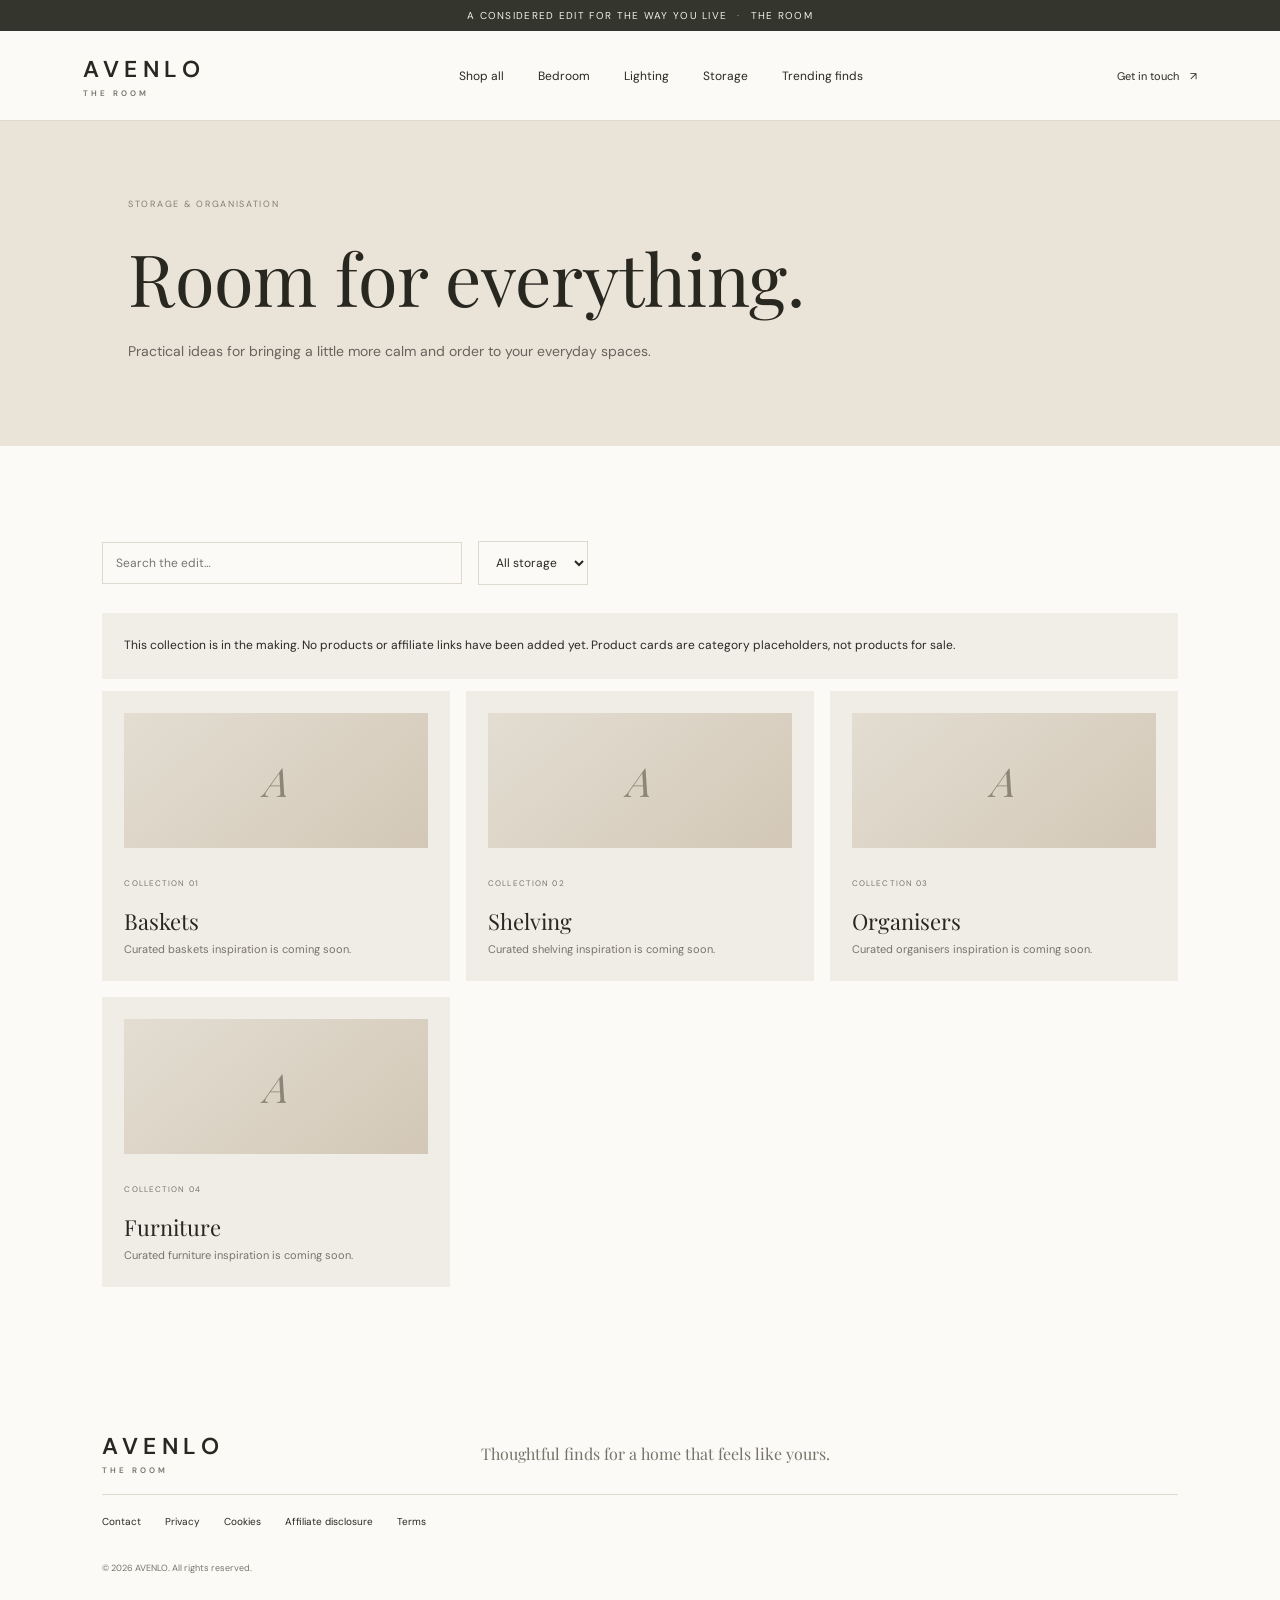
<file: storage.html>
﻿<!doctype html><html lang="en-GB"><head><meta charset="utf-8"><meta name="viewport" content="width=device-width, initial-scale=1"><meta name="description" content="Practical ideas for bringing a little more calm and order to your everyday spaces."><title>STORAGE & ORGANISATION &mdash; AVENLO</title><link rel="stylesheet" href="styles.css"></head><body><div class="announcement">A considered edit for the way you live <span>&#183;</span> THE ROOM</div><header class="site-header"><a class="wordmark" href="index.html">AVENLO<span>THE ROOM</span></a><button class="menu-toggle" aria-expanded="false" aria-label="Open navigation">&#9776;</button><nav class="main-nav" aria-label="Main navigation"><a href="shop.html">Shop all</a><a href="bedroom.html">Bedroom</a><a href="lighting.html">Lighting</a><a href="storage.html">Storage</a><a href="trending.html">Trending finds</a></nav><a class="header-link" href="contact.html">Get in touch <span>&#8599;</span></a></header><section class="page-hero"><p class="eyebrow">STORAGE & ORGANISATION</p><h1>Room for everything.</h1><p>Practical ideas for bringing a little more calm and order to your everyday spaces.</p></section><section class="section"><div class="catalog-tools"><label class="sr-only" for="search">Search categories</label><input id="search" type="search" placeholder="Search the edit&#8230;"><label class="sr-only" for="filter">Filter by category</label><select id="filter"><option value="all">All categories</option><option value="baskets">Baskets</option><option value="shelving">Shelving</option><option value="organisers">Organisers</option><option value="furniture">Furniture</option></select></div><p class="notice">This collection is in the making. No products or affiliate links have been added yet. These are category placeholders, not products for sale.</p><div class="placeholder-grid"><article class="placeholder-card" data-category="baskets"><div class="shape" aria-hidden="true">A</div><div><span>AVENLO COLLECTION</span><h3>Baskets</h3><p>Curated baskets inspiration is coming soon.</p></div></article><article class="placeholder-card" data-category="shelving"><div class="shape" aria-hidden="true">A</div><div><span>AVENLO COLLECTION</span><h3>Shelving</h3><p>Curated shelving inspiration is coming soon.</p></div></article><article class="placeholder-card" data-category="organisers"><div class="shape" aria-hidden="true">A</div><div><span>AVENLO COLLECTION</span><h3>Organisers</h3><p>Curated organisers inspiration is coming soon.</p></div></article><article class="placeholder-card" data-category="furniture"><div class="shape" aria-hidden="true">A</div><div><span>AVENLO COLLECTION</span><h3>Furniture</h3><p>Curated furniture inspiration is coming soon.</p></div></article></div><p id="empty" class="notice" hidden>No categories match your search.</p></section><footer class="footer"><a class="wordmark" href="index.html">AVENLO<span>THE ROOM</span></a><p>Thoughtful finds for a home that feels like yours.</p><div class="footer-links"><a href="contact.html">Contact</a><a href="privacy.html">Privacy</a><a href="cookies.html">Cookies</a><a href="affiliate-disclosure.html">Affiliate disclosure</a><a href="terms.html">Terms</a></div><small>&#169; 2026 AVENLO. All rights reserved.</small></footer><script src="app.js"></script></body></html>
</file>
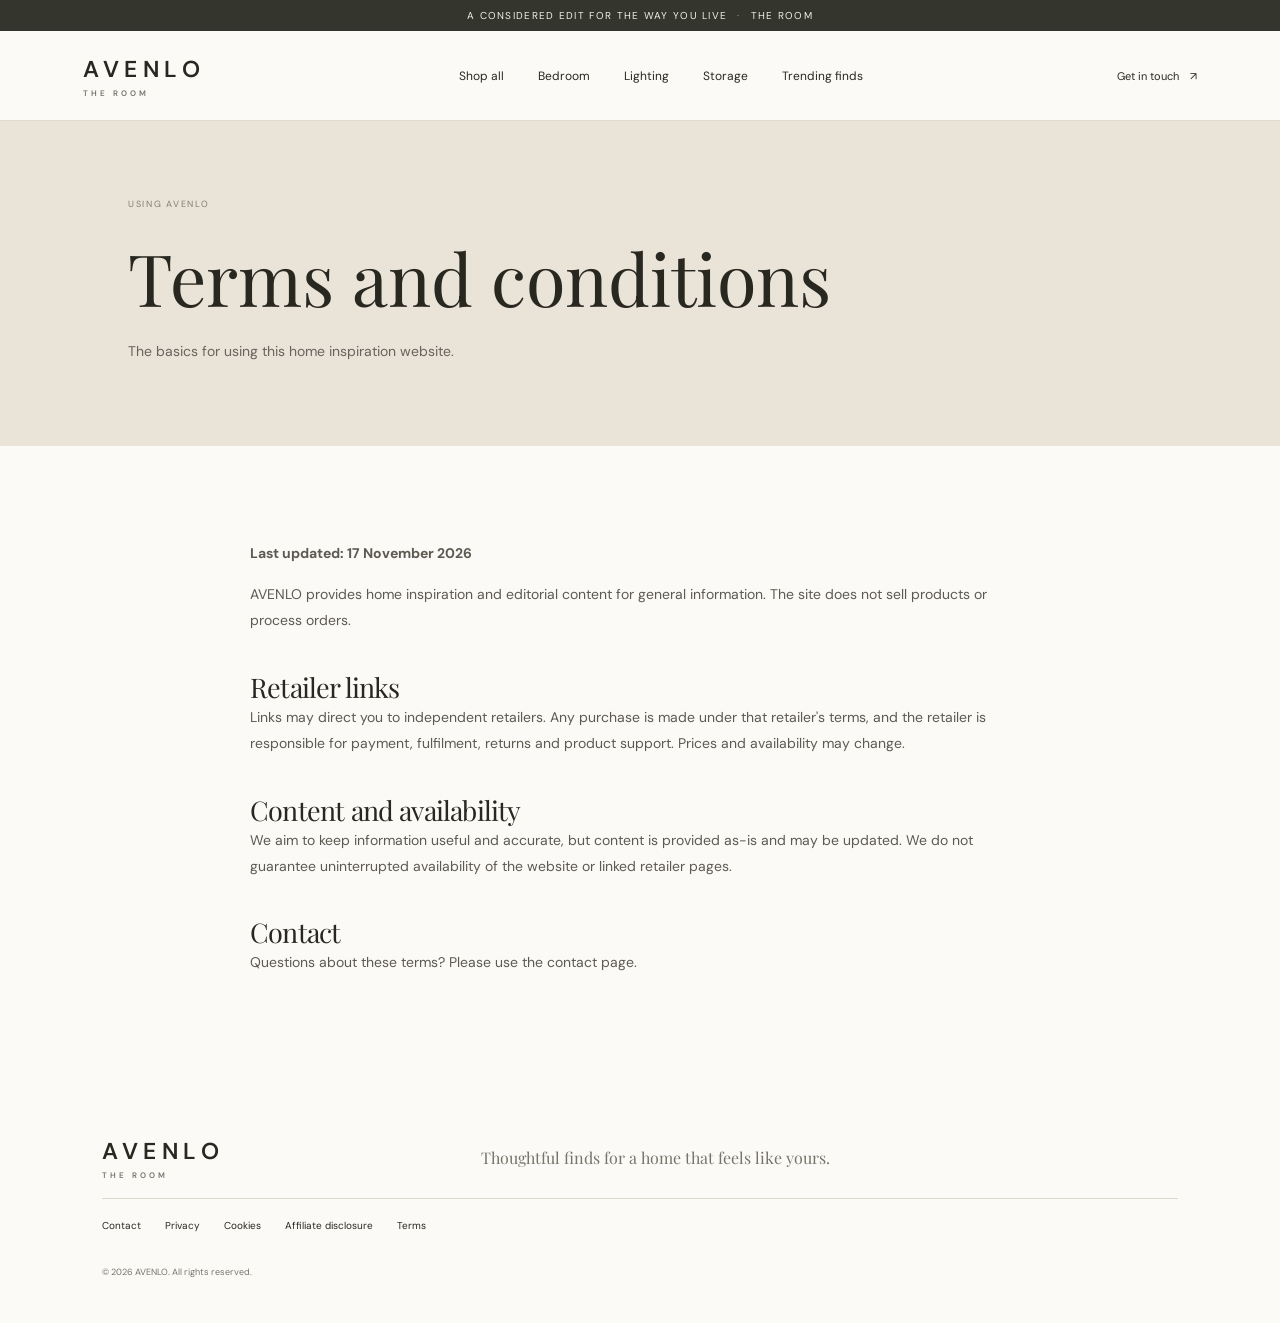
<file: terms.html>
﻿<!doctype html><html lang="en-GB"><head><meta charset="utf-8"><meta name="viewport" content="width=device-width, initial-scale=1"><meta name="description" content="The basics for using this home inspiration website."><title>Terms and conditions &mdash; AVENLO</title><link rel="stylesheet" href="styles.css"></head><body><div class="announcement">A considered edit for the way you live <span>&#183;</span> THE ROOM</div><header class="site-header"><a class="wordmark" href="index.html">AVENLO<span>THE ROOM</span></a><button class="menu-toggle" aria-expanded="false" aria-label="Open navigation">&#9776;</button><nav class="main-nav" aria-label="Main navigation"><a href="shop.html">Shop all</a><a href="bedroom.html">Bedroom</a><a href="lighting.html">Lighting</a><a href="storage.html">Storage</a><a href="trending.html">Trending finds</a></nav><a class="header-link" href="contact.html">Get in touch <span>&#8599;</span></a></header><section class="page-hero"><p class="eyebrow">USING AVENLO</p><h1>Terms and conditions</h1><p>The basics for using this home inspiration website.</p></section><section class="section"><article class="prose"><p><strong>Last updated: 17 November 2026</strong></p><p>AVENLO provides home inspiration and editorial content for general information. The site does not sell products or process orders.</p><h2>Retailer links</h2><p>Links may direct you to independent retailers. Any purchase is made under that retailer&rsquo;s terms, and the retailer is responsible for payment, fulfilment, returns and product support. Prices and availability may change.</p><h2>Content and availability</h2><p>We aim to keep information useful and accurate, but content is provided as-is and may be updated. We do not guarantee uninterrupted availability of the website or linked retailer pages.</p><h2>Contact</h2><p>Questions about these terms? Please use the <a href="contact.html">contact page</a>.</p></article></section><footer class="footer"><a class="wordmark" href="index.html">AVENLO<span>THE ROOM</span></a><p>Thoughtful finds for a home that feels like yours.</p><div class="footer-links"><a href="contact.html">Contact</a><a href="privacy.html">Privacy</a><a href="cookies.html">Cookies</a><a href="affiliate-disclosure.html">Affiliate disclosure</a><a href="terms.html">Terms</a></div><small>&#169; 2026 AVENLO. All rights reserved.</small></footer><script src="app.js"></script></body></html>
</file>
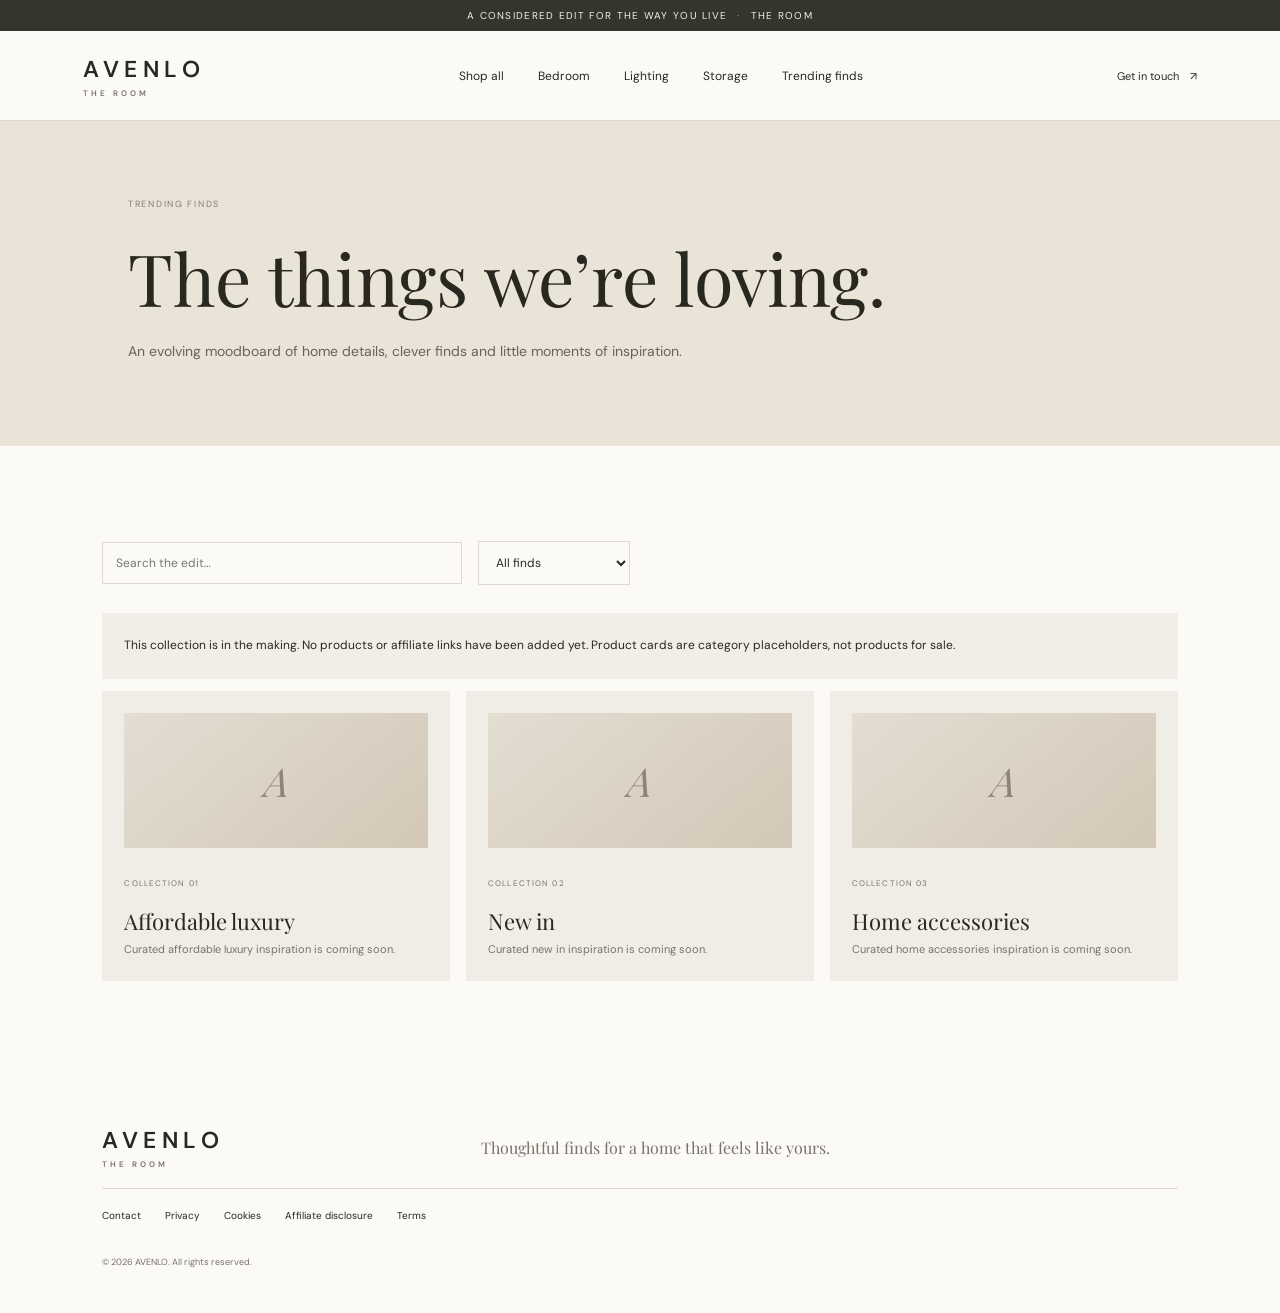
<file: trending.html>
﻿<!doctype html><html lang="en-GB"><head><meta charset="utf-8"><meta name="viewport" content="width=device-width, initial-scale=1"><meta name="description" content="An evolving moodboard of home details, clever finds and little moments of inspiration."><title>TRENDING FINDS &mdash; AVENLO</title><link rel="stylesheet" href="styles.css"></head><body><div class="announcement">A considered edit for the way you live <span>&#183;</span> THE ROOM</div><header class="site-header"><a class="wordmark" href="index.html">AVENLO<span>THE ROOM</span></a><button class="menu-toggle" aria-expanded="false" aria-label="Open navigation">&#9776;</button><nav class="main-nav" aria-label="Main navigation"><a href="shop.html">Shop all</a><a href="bedroom.html">Bedroom</a><a href="lighting.html">Lighting</a><a href="storage.html">Storage</a><a href="trending.html">Trending finds</a></nav><a class="header-link" href="contact.html">Get in touch <span>&#8599;</span></a></header><section class="page-hero"><p class="eyebrow">TRENDING FINDS</p><h1>The things we&rsquo;re loving.</h1><p>An evolving moodboard of home details, clever finds and little moments of inspiration.</p></section><section class="section"><div class="catalog-tools"><label class="sr-only" for="search">Search categories</label><input id="search" type="search" placeholder="Search the edit&#8230;"><label class="sr-only" for="filter">Filter by category</label><select id="filter"><option value="all">All categories</option><option value="affordable luxury">Affordable luxury</option><option value="new in">New in</option><option value="home accessories">Home accessories</option></select></div><p class="notice">This collection is in the making. No products or affiliate links have been added yet. These are category placeholders, not products for sale.</p><div class="placeholder-grid"><article class="placeholder-card" data-category="affordable luxury"><div class="shape" aria-hidden="true">A</div><div><span>AVENLO COLLECTION</span><h3>Affordable luxury</h3><p>Curated affordable luxury inspiration is coming soon.</p></div></article><article class="placeholder-card" data-category="new in"><div class="shape" aria-hidden="true">A</div><div><span>AVENLO COLLECTION</span><h3>New in</h3><p>Curated new in inspiration is coming soon.</p></div></article><article class="placeholder-card" data-category="home accessories"><div class="shape" aria-hidden="true">A</div><div><span>AVENLO COLLECTION</span><h3>Home accessories</h3><p>Curated home accessories inspiration is coming soon.</p></div></article></div><p id="empty" class="notice" hidden>No categories match your search.</p></section><footer class="footer"><a class="wordmark" href="index.html">AVENLO<span>THE ROOM</span></a><p>Thoughtful finds for a home that feels like yours.</p><div class="footer-links"><a href="contact.html">Contact</a><a href="privacy.html">Privacy</a><a href="cookies.html">Cookies</a><a href="affiliate-disclosure.html">Affiliate disclosure</a><a href="terms.html">Terms</a></div><small>&#169; 2026 AVENLO. All rights reserved.</small></footer><script src="app.js"></script></body></html>
</file>
<file: styles.css>
@import url('https://fonts.googleapis.com/css2?family=DM+Sans:wght@400;500;600&family=Playfair+Display:ital,wght@0,400;0,500;1,400;1,500&display=swap');
:root{--ink:#282720;--muted:#77746a;--cream:#f5f2ec;--paper:#fbfaf7;--sand:#e8e1d5;--line:#ded9cf;--serif:'Playfair Display',Georgia,serif;--sans:'DM Sans',Arial,sans-serif}*{box-sizing:border-box}body{margin:0;background:var(--paper);color:var(--ink);font-family:var(--sans);font-size:14px}a{color:inherit;text-decoration:none}.announcement{height:31px;display:flex;justify-content:center;align-items:center;background:#34352d;color:#f3f0e9;font-size:10px;letter-spacing:.13em;text-transform:uppercase}.announcement span{padding:0 10px;color:#b3a991}.site-header{height:90px;padding:0 6.5%;display:flex;align-items:center;justify-content:space-between;border-bottom:1px solid var(--line);background:var(--paper)}.wordmark{font-weight:600;font-size:23px;letter-spacing:.24em;display:flex;flex-direction:column;gap:4px}.wordmark span{font-size:8px;letter-spacing:.37em;color:var(--muted)}.main-nav{display:flex;gap:34px;font-size:12px}.main-nav a,.header-link,.text-link{transition:opacity .2s}.main-nav a:hover,.header-link:hover,.text-link:hover{opacity:.58}.header-link{font-size:11px}.header-link span{margin-left:8px}.menu-toggle{display:none;background:none;border:0;font-size:22px}.hero{min-height:590px;display:grid;grid-template-columns:1fr 1.08fr;padding:56px 6.5% 62px;gap:5%;align-items:center}.hero-copy{padding-left:6%}.eyebrow{font-size:9px;letter-spacing:.19em;color:#827d71;margin:0 0 19px}.hero h1{font-family:var(--serif);font-weight:400;font-size:clamp(64px,7vw,96px);line-height:.99;letter-spacing:-.05em;margin:0 0 25px}.hero h1 em,h2 em,blockquote em{font-weight:400}.hero-intro{font-size:15px;line-height:1.8;color:#66645c;max-width:340px;margin:0 0 30px}.button{display:inline-flex;gap:36px;align-items:center;padding:16px 20px;font-size:11px}.dark{background:var(--ink);color:#fff}.hero-note{font-size:10px;color:var(--muted);margin-top:17px}.hero-art{height:460px;background:#e9e2d6;position:relative;overflow:hidden}.sun{position:absolute;width:140px;height:140px;border-radius:50%;background:#dfcba8;top:37px;right:19%}.window{position:absolute;right:8%;top:0;width:34%;height:60%;background:#d2d5cb;display:grid;grid-template-columns:1fr 1fr;grid-template-rows:1fr 1fr;gap:7px;border:11px solid #f5f0e6}.window i{background:#dfe1d7}.wall-art{position:absolute;top:15%;left:12%;width:23%;height:29%;background:#c9b79e;border:9px solid #f5f0e6;display:flex;align-items:center;justify-content:center}.wall-art span{width:54%;height:76%;background:linear-gradient(135deg,#aab09b 0 45%,#e4d5bd 45% 65%,#a97559 65%);border-radius:60% 60% 0 0}.sofa{position:absolute;bottom:20%;left:18%;height:29%;width:61%;background:#c3b9a9;border-radius:20px 20px 7px 7px;display:flex;gap:8px;padding:14px 14px 0}.sofa:before{content:'';position:absolute;bottom:-15px;left:-12px;right:-12px;height:24px;border-radius:7px;background:#a99d8d}.sofa div{flex:1;background:#d2c9ba;border-radius:10px 10px 2px 2px}.sofa div:nth-child(2){background:#b7ad9e}.rug{position:absolute;width:72%;height:21%;left:10%;bottom:5%;background:#d8cdbb;border-radius:50%}.side-table{position:absolute;bottom:17%;right:8%;height:20%;width:14%;z-index:2}.side-table i{position:absolute;bottom:0;width:100%;height:10px;background:#8d745b}.side-table b{position:absolute;left:10%;top:0;width:80%;height:74%;background:#b99c78;border-radius:2px 2px 9px 9px}.plant{position:absolute;bottom:31%;right:13%;z-index:2;width:40px;height:55px}.plant span{position:absolute;bottom:0;left:9px;width:24px;height:25px;background:#b8876b;clip-path:polygon(0 0,100% 0,85% 100%,15% 100%)}.plant b{position:absolute;bottom:18px;left:18px;width:10px;height:38px;background:#7d846e;border-radius:100% 0;transform-origin:bottom}.plant b:nth-child(1){transform:rotate(-42deg)}.plant b:nth-child(2){transform:rotate(37deg)}.plant b:nth-child(3){transform:rotate(-15deg)}.intro-band{padding:43px 8%;background:#ded7ca;display:flex;align-items:center;justify-content:space-between}.intro-band>span,.quote-band>span{font-size:8px;letter-spacing:.16em;color:#767164}.intro-band p{font:26px/1.55 var(--serif);text-align:center;margin:0}.section{padding:95px 8%}.section-heading{display:flex;justify-content:space-between;align-items:end;margin-bottom:32px}.section h2{font:400 43px var(--serif);letter-spacing:-.03em;margin:0}.text-link{font-size:11px;border-bottom:1px solid #9e998d;padding-bottom:5px}.collections{display:grid;grid-template-columns:1fr 1fr;gap:15px}.collection{min-height:290px;padding:25px;display:flex;flex-direction:column;justify-content:space-between;position:relative;overflow:hidden}.collection:after{content:'';position:absolute;inset:0;opacity:.35;pointer-events:none}.collection>*{z-index:1}.collection span{font-size:8px;letter-spacing:.16em}.collection h3{font:400 34px var(--serif);margin:auto 0 12px}.collection b{font-size:10px;font-weight:400}.bedroom{background:linear-gradient(140deg,#d9cfc0,#eee9df)}.bedroom:after{background:radial-gradient(ellipse at 70% 80%,#aa967d 0 18%,transparent 19%),linear-gradient(90deg,transparent 60%,#f6f2e9 60% 62%,transparent 62%)}.light{background:linear-gradient(140deg,#d2cec1,#e9e4d9)}.light:after{background:radial-gradient(ellipse at 72% 40%,#eee0c5 0 12%,transparent 13%),linear-gradient(90deg,transparent 69%,#726b5d 69% 70%,transparent 70%)}.storage{grid-column:1/-1;min-height:230px;background:linear-gradient(105deg,#d6d2c6,#e9e3d7)}.storage:after{background:linear-gradient(90deg,transparent 63%,#b4a892 63% 65%,transparent 65%),linear-gradient(0deg,transparent 55%,#b4a892 55% 57%,transparent 57%)}.heading-note{max-width:330px;color:var(--muted);font-size:12px;line-height:1.8;margin:0}.empty-edit{background:#f0ede6;min-height:245px;display:flex;gap:34px;align-items:center;padding:38px 7%}.empty-mark{font:italic 90px var(--serif);color:#c9bba6}.empty-edit h3{font:400 27px var(--serif);margin:0 0 8px}.empty-edit p:not(.eyebrow){font-size:12px;color:var(--muted);margin:0 0 20px}.quote-band{background:#34352d;color:#f5f2ec;padding:75px 10%;text-align:center}.quote-band blockquote{font:46px/1.35 var(--serif);margin:20px}.quote-band .eyebrow{color:#c5bdad}.quote-band>span{color:#c5bdad}.newsletter{display:grid;grid-template-columns:1fr 1fr;gap:10%;align-items:center;background:#e8e2d7}.newsletter h2{font-size:39px;line-height:1.18}.newsletter>div>p:last-child{color:var(--muted);font-size:12px}.newsletter-form label{font-size:10px;color:#68655d}.newsletter-form>div{display:flex;border-bottom:1px solid #817b6f;margin:10px 0 14px}.newsletter-form input[type=email]{flex:1;border:0;background:none;padding:12px 0;outline:none;font:12px var(--sans)}.newsletter-form button{border:0;background:none;font:11px var(--sans);cursor:pointer}.consent{display:flex;gap:8px;line-height:1.5}.consent input{margin:0;accent-color:#5d5e52}.form-note{font-size:9px;color:var(--muted)}.footer{background:var(--paper);padding:45px 8%;display:grid;grid-template-columns:1fr 2fr;gap:14px 30px;align-items:center}.footer>p{font:16px var(--serif);color:var(--muted)}.footer-links{grid-column:1/-1;display:flex;gap:24px;padding:20px 0;border-top:1px solid var(--line);font-size:10px}.footer small{grid-column:1/-1;color:var(--muted);font-size:9px}.page-hero{padding:77px 10% 68px;background:#e9e3d8}.page-hero h1{font:400 clamp(44px,6vw,72px) var(--serif);margin:0 0 13px}.page-hero p:last-child{max-width:570px;line-height:1.8;color:#66645c}.catalog-tools{display:flex;gap:16px;align-items:center;margin-bottom:28px}.catalog-tools input,.catalog-tools select{font:12px var(--sans);padding:12px 13px;background:transparent;border:1px solid var(--line);color:var(--ink)}.catalog-tools input{width:min(360px,70%)}.placeholder-grid{display:grid;grid-template-columns:repeat(3,1fr);gap:16px}.placeholder-card{min-height:290px;background:#f0ede6;padding:22px;display:flex;flex-direction:column;justify-content:space-between}.placeholder-card .shape{height:135px;background:linear-gradient(140deg,#e3ddd2,#d3c8b7);display:grid;place-items:center;color:#8c8578;font:italic 40px var(--serif)}.placeholder-card h3{font:400 22px var(--serif);margin:16px 0 5px}.placeholder-card p{color:var(--muted);font-size:11px;line-height:1.6;margin:0}.placeholder-card span{font-size:8px;letter-spacing:.14em;color:#77746a}.notice{background:#f1eee8;padding:22px;font-size:12px;line-height:1.8}.prose{max-width:780px;margin:auto;line-height:1.85;color:#5d5a52}.prose h2{font:400 27px var(--serif);color:var(--ink);margin-top:35px}.prose p{margin:0 0 15px}.contact-box{max-width:650px}.contact-box label{display:block;font-size:11px;margin:17px 0 7px}.contact-box input,.contact-box textarea{width:100%;padding:13px;border:1px solid var(--line);font:13px var(--sans);background:transparent}.contact-box textarea{height:140px}.contact-box button{margin-top:18px;padding:14px 20px;background:var(--ink);color:white;border:0}.contact-hint{color:var(--muted);font-size:11px;line-height:1.7}
@media(max-width:800px){.site-header{height:74px;padding:0 5%}.main-nav{display:none;position:absolute;z-index:10;top:105px;left:0;right:0;background:var(--paper);padding:25px 7%;flex-direction:column;gap:20px;border-bottom:1px solid var(--line)}.main-nav.open{display:flex}.menu-toggle{display:block;order:3}.header-link{margin-left:auto;margin-right:20px}.hero{padding:38px 6% 45px;grid-template-columns:1fr;gap:35px}.hero-copy{padding:0 3%}.hero-art{height:380px}.intro-band{padding:32px 6%;gap:20px}.intro-band p{font-size:20px}.intro-band>span{font-size:7px}.section{padding:65px 6%}.section-heading{align-items:start;gap:20px;flex-direction:column}.heading-note{max-width:500px}.collections{grid-template-columns:1fr 1fr}.collection{min-height:240px;padding:18px}.collection h3{font-size:27px}.storage{grid-column:1/-1}.newsletter{grid-template-columns:1fr;gap:25px}.footer{padding:35px 6%}}@media(max-width:520px){.announcement{font-size:8px}.wordmark{font-size:19px}.header-link{font-size:10px}.hero h1{font-size:67px}.hero-art{height:300px}.intro-band{flex-direction:column;text-align:center}.intro-band p{order:-1}.collections{grid-template-columns:1fr}.collection,.storage{grid-column:auto;min-height:220px}.section h2{font-size:36px}.empty-edit{padding:28px 7%;gap:18px}.empty-mark{font-size:60px}.empty-edit h3{font-size:23px}.quote-band blockquote{font-size:36px}.placeholder-grid{grid-template-columns:1fr 1fr}.placeholder-card{min-height:250px;padding:14px}.placeholder-card .shape{height:110px}.catalog-tools{flex-wrap:wrap}.catalog-tools input{width:100%}.footer{grid-template-columns:1fr}.footer>p{margin:0}.footer-links{grid-column:auto;flex-wrap:wrap;gap:15px}.footer small{grid-column:auto}}

.sr-only{position:absolute;width:1px;height:1px;padding:0;margin:-1px;overflow:hidden;clip:rect(0,0,0,0);white-space:nowrap;border:0}

@media(max-width:800px){.site-header{height:auto;min-height:74px;flex-wrap:wrap;padding:12px 5%;gap:12px}.main-nav,.main-nav.open{display:flex;position:static;order:4;flex-basis:100%;flex-direction:row;flex-wrap:wrap;gap:12px 20px;padding:10px 0 4px;border:0}.menu-toggle{display:none}.header-link{margin-left:auto;margin-right:0}}
</file>
